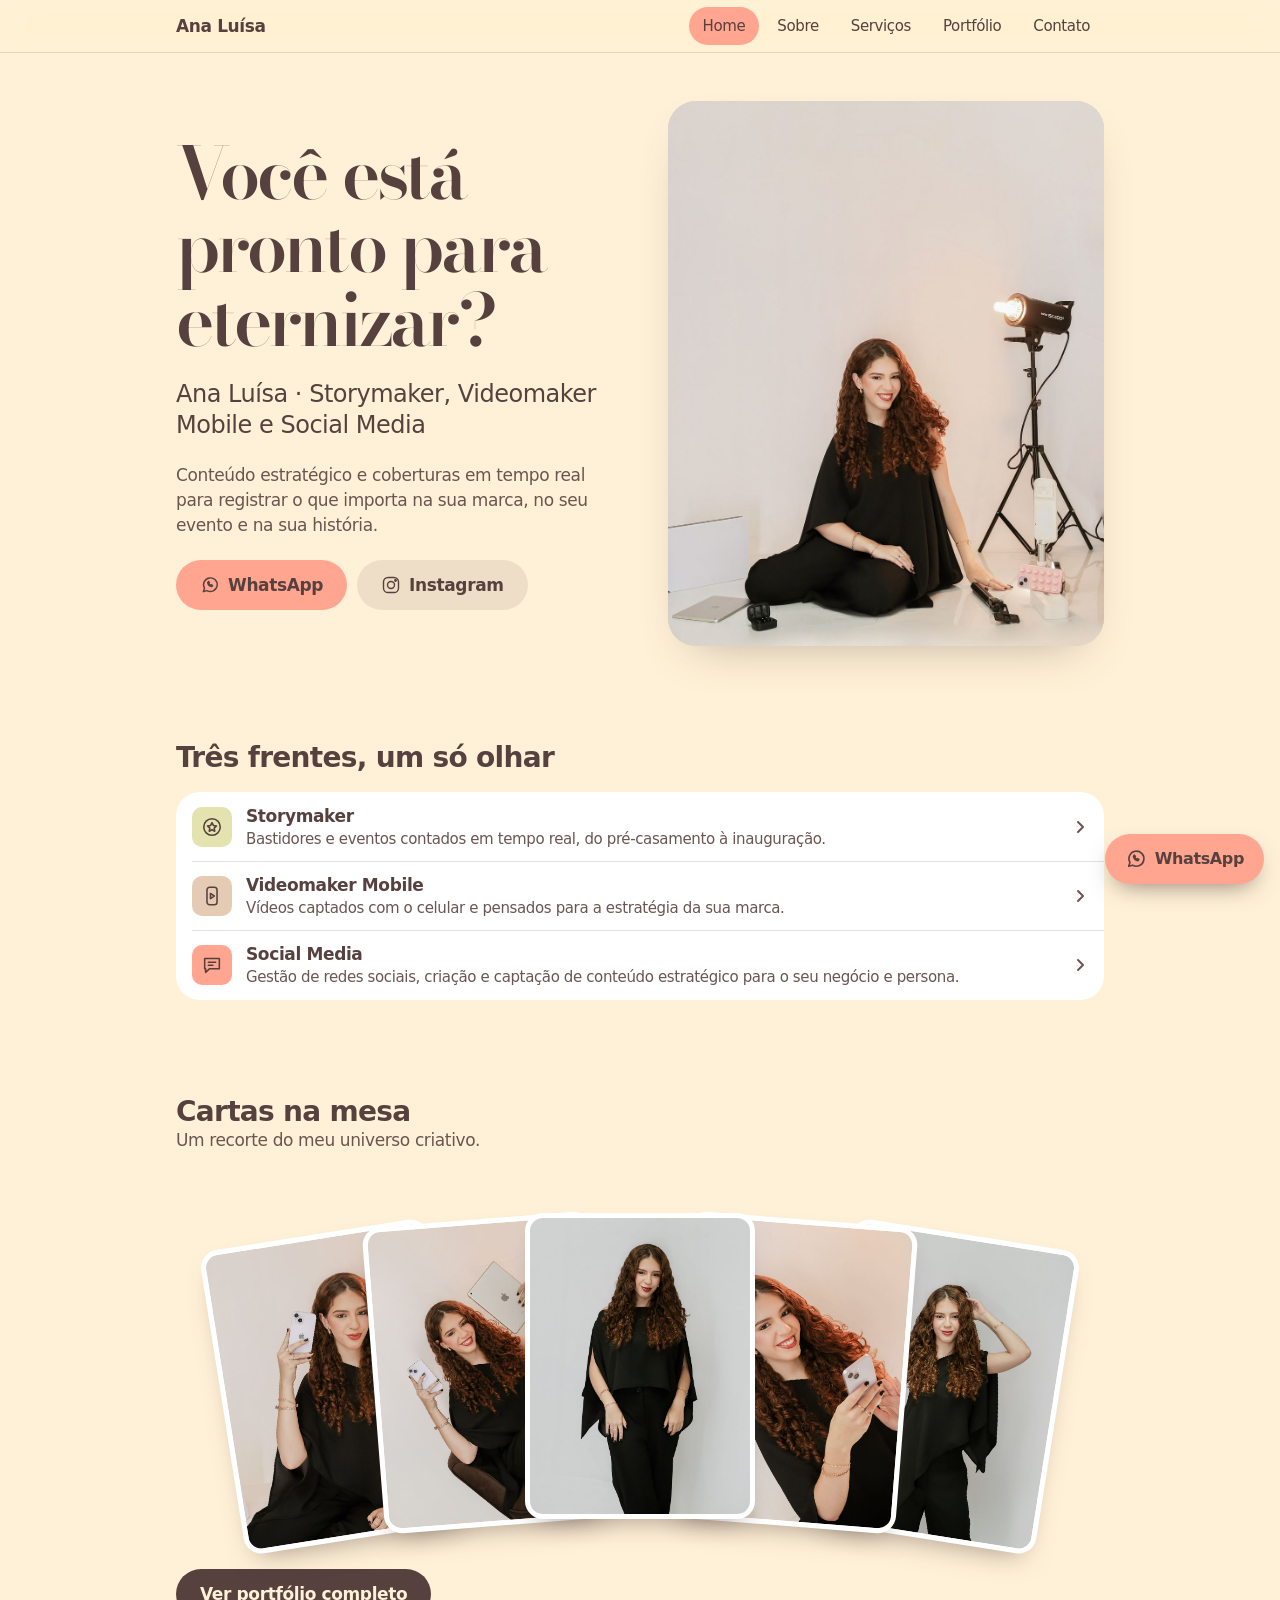
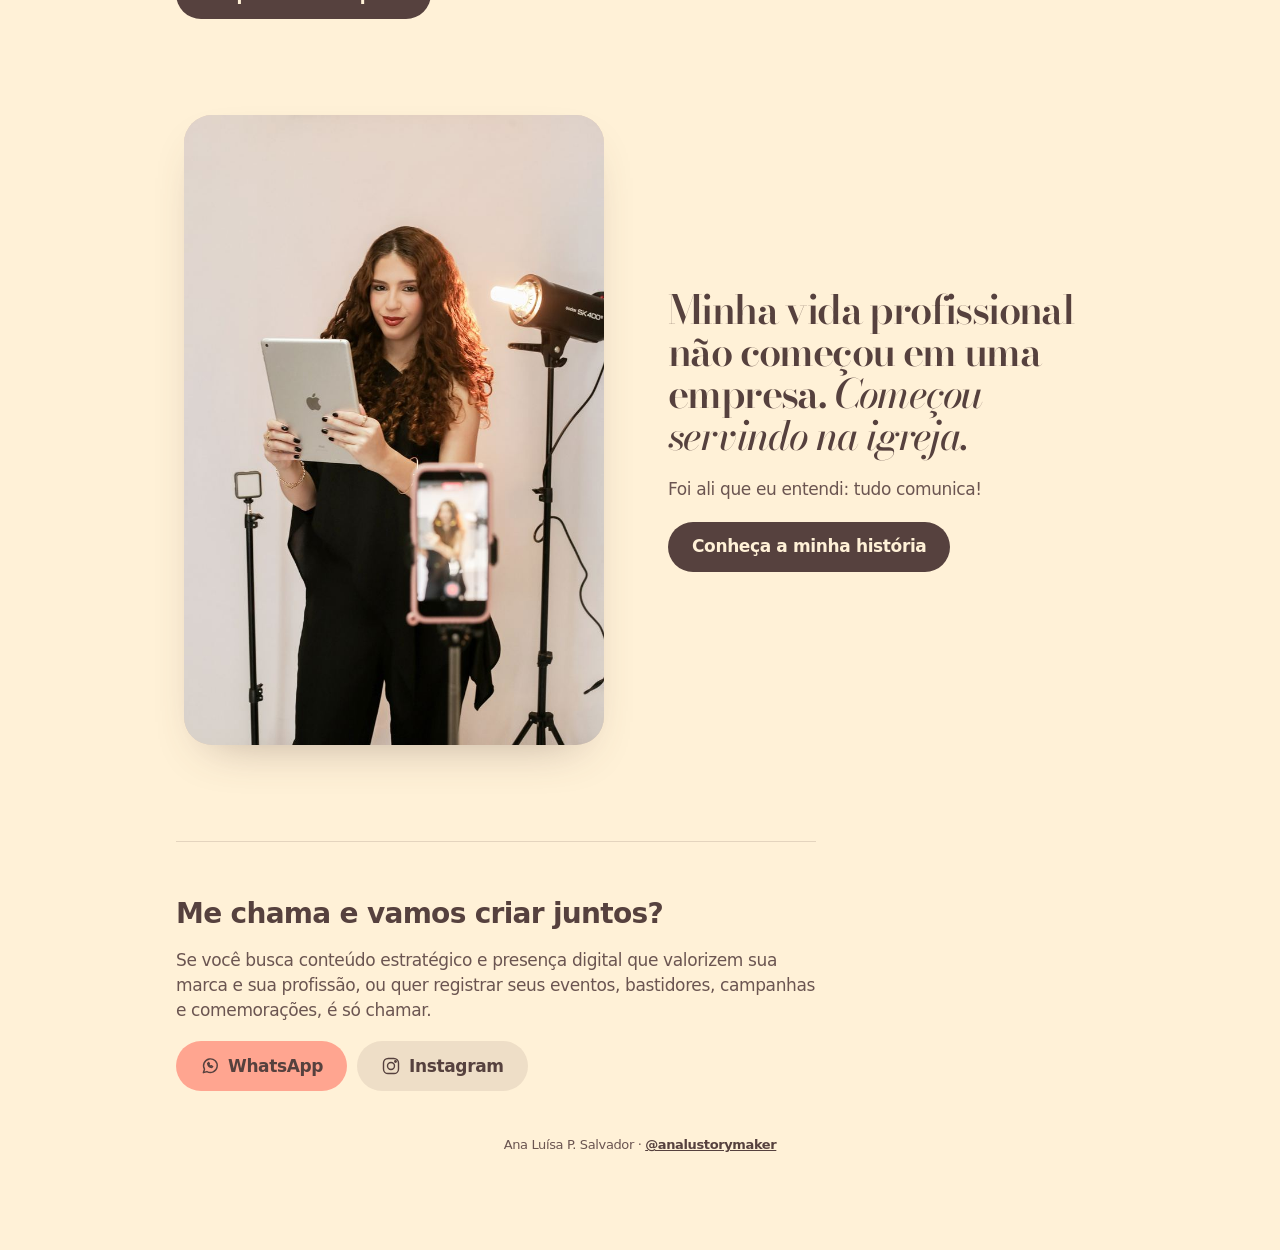
<file: index.html>
<!doctype html><html lang="pt-BR"><head><meta charset="utf-8"><meta name="viewport" content="width=device-width,initial-scale=1,viewport-fit=cover"><title>Ana Luísa Storymaker | Storymaker, Videomaker Mobile e Social Media</title><meta name="description" content="Conteúdo estratégico e coberturas em tempo real para registrar o que importa na sua marca, no seu evento e na sua história. Andirá-PR."><meta name="theme-color" content="#FFF1D7"><meta property="og:title" content="Ana Luísa Storymaker | Storymaker, Videomaker Mobile e Social Media"><meta property="og:description" content="Conteúdo estratégico e coberturas em tempo real para registrar o que importa na sua marca, no seu evento e na sua história. Andirá-PR."><meta property="og:image" content="img/hero.jpg"><meta property="og:type" content="website"><link rel="preconnect" href="https://fonts.googleapis.com"><link rel="preconnect" href="https://fonts.gstatic.com" crossorigin><link rel="stylesheet" href="https://fonts.googleapis.com/css2?family=Bodoni+Moda:ital,opsz,wght@0,6..96,500..700;1,6..96,500..700&display=swap"><link rel="stylesheet" href="css/style.css"></head><body><header class="topbar"><div class="wrap"><a class="brand" href="index.html">Ana Luísa</a><nav aria-label="Principal"><ul><li><a href="index.html" aria-current="page">Home</a></li><li><a href="sobre.html">Sobre</a></li><li><a href="servicos.html">Serviços</a></li><li><a href="portfolio.html">Portfólio</a></li><li><a href="contato.html">Contato</a></li></ul></nav></div></header><main><div class="page" data-page="inicio"><div class="wrap"><section class="hero"><div class="copy"><h1>Você está pronto para eternizar?</h1><p class="lead">Ana Luísa · Storymaker, Videomaker Mobile e Social Media</p><p class="sub">Conteúdo estratégico e coberturas em tempo real para registrar o que importa na sua marca, no seu evento e na sua história.</p><div class="btns"><a class="btn fill" href="https://wa.me/5543984990449" target="_blank" rel="noopener"><svg viewBox="0 0 24 24" fill="none" stroke="currentColor" stroke-width="1.7" stroke-linecap="round" stroke-linejoin="round" aria-hidden="true"><path d="M4 20l1.4-4.2A8.2 8.2 0 1 1 8.3 18.7L4 20z"/><path d="M9.2 8.9c.2 2.4 2.4 4.6 4.9 4.9l1.1-1.2-1.8-1-.9.7a3.6 3.6 0 0 1-1.9-1.9l.7-.9-1-1.8z"/></svg> WhatsApp</a><a class="btn tint" href="https://instagram.com/analustorymaker" target="_blank" rel="noopener"><svg viewBox="0 0 24 24" fill="none" stroke="currentColor" stroke-width="1.7" stroke-linecap="round" stroke-linejoin="round" aria-hidden="true"><rect x="3" y="3" width="18" height="18" rx="5.5"/><circle cx="12" cy="12" r="4.2"/><circle cx="17.4" cy="6.6" r=".9" fill="currentColor"/></svg> Instagram</a></div></div><div class="ph hero-ph"><img src="img/hero.jpg" width="1000" height="1500" alt="Ana Luísa sentada no chão do estúdio, de roupa preta e sorrindo, ao lado de uma luz de estúdio" decoding="async" ></div></section><section class="sec"><h2 class="title" style="margin-bottom:18px">Três frentes, um só olhar</h2><div class="group"><a class="item" href="servicos.html"><span class="tile "><svg viewBox="0 0 24 24" fill="none" stroke="currentColor" stroke-width="1.7" stroke-linecap="round" stroke-linejoin="round" aria-hidden="true"><circle cx="12" cy="12" r="9"/><path d="M12 7.2l1.5 3.1 3.4.5-2.5 2.4.6 3.4-3-1.6-3 1.6.6-3.4-2.5-2.4 3.4-.5z"/></svg></span><span class="t"><b>Storymaker</b><span>Bastidores e eventos contados em tempo real, do pré-casamento à inauguração.</span></span><svg class="chev" viewBox="0 0 16 16" fill="none" stroke="currentColor" stroke-width="2" stroke-linecap="round" stroke-linejoin="round" aria-hidden="true"><path d="M6 3l5 5-5 5"/></svg></a><a class="item" href="servicos.html"><span class="tile c2"><svg viewBox="0 0 24 24" fill="none" stroke="currentColor" stroke-width="1.7" stroke-linecap="round" stroke-linejoin="round" aria-hidden="true"><rect x="6.5" y="2.5" width="11" height="19" rx="3"/><path d="M10.3 9.2l4.2 2.8-4.2 2.8z"/></svg></span><span class="t"><b>Videomaker Mobile</b><span>Vídeos captados com o celular e pensados para a estratégia da sua marca.</span></span><svg class="chev" viewBox="0 0 16 16" fill="none" stroke="currentColor" stroke-width="2" stroke-linecap="round" stroke-linejoin="round" aria-hidden="true"><path d="M6 3l5 5-5 5"/></svg></a><a class="item" href="servicos.html"><span class="tile c3"><svg viewBox="0 0 24 24" fill="none" stroke="currentColor" stroke-width="1.7" stroke-linecap="round" stroke-linejoin="round" aria-hidden="true"><path d="M4 5h16v11H9.5L5 20v-4H4z"/><path d="M8 9h8M8 12.2h5"/></svg></span><span class="t"><b>Social Media</b><span>Gestão de redes sociais, criação e captação de conteúdo estratégico para o seu negócio e persona.</span></span><svg class="chev" viewBox="0 0 16 16" fill="none" stroke="currentColor" stroke-width="2" stroke-linecap="round" stroke-linejoin="round" aria-hidden="true"><path d="M6 3l5 5-5 5"/></svg></a></div></section><section class="sec"><h2 class="title">Cartas na mesa</h2><p class="sub">Um recorte do meu universo criativo.</p><div class="deck-stage"><div class="deck" role="group" aria-label="Fotos de Ana Luísa"><button class="card" type="button" style="--r:-9deg;--y:20px;--z:1;--o:-2;--d:0.00s" aria-label="Ana Luísa sorrindo e segurando um celular ao lado do rosto"><img src="img/portfolio-4.jpg" width="733" height="1100" alt="Ana Luísa sorrindo e segurando um celular ao lado do rosto" decoding="async" ></button><button class="card" type="button" style="--r:-4.5deg;--y:6px;--z:2;--o:-1;--d:0.09s" aria-label="Ana Luísa sentada em uma poltrona marrom, com um celular e um tablet nas mãos"><img src="img/portfolio-3.jpg" width="733" height="1100" alt="Ana Luísa sentada em uma poltrona marrom, com um celular e um tablet nas mãos" decoding="async" ></button><button class="card" type="button" style="--r:0deg;--y:0px;--z:3;--o:0;--d:0.18s" aria-label="Ana Luísa em pé, de roupa preta, sorrindo para a câmera"><img src="img/portfolio-7.jpg" width="733" height="1100" alt="Ana Luísa em pé, de roupa preta, sorrindo para a câmera" decoding="async" ></button><button class="card" type="button" style="--r:4.5deg;--y:6px;--z:2;--o:1;--d:0.27s" aria-label="Ana Luísa sorrindo enquanto olha para o celular"><img src="img/portfolio-5.jpg" width="733" height="1100" alt="Ana Luísa sorrindo enquanto olha para o celular" decoding="async" ></button><button class="card" type="button" style="--r:9deg;--y:20px;--z:1;--o:2;--d:0.36s" aria-label="Ana Luísa em pé com a mão nos cabelos, de roupa preta"><img src="img/portfolio-6.jpg" width="733" height="1100" alt="Ana Luísa em pé com a mão nos cabelos, de roupa preta" decoding="async" ></button></div></div><div style="margin-top:44px"><a class="btn dark" href="portfolio.html">Ver portfólio completo</a></div></section><section class="sec split"><div class="ph "><img src="img/portfolio-2.jpg" width="733" height="1100" alt="Ana Luísa segurando um tablet diante de um celular gravando em tripé" decoding="async" ></div><div class="txt"><p class="quote">Minha vida profissional não começou em uma empresa. <em>Começou servindo na igreja.</em></p><p class="sub">Foi ali que eu entendi: tudo comunica!</p><div><a class="btn dark" href="sobre.html">Conheça a minha história</a></div></div></section><section class="sec"><div class="end"><h2 class="title">Me chama e vamos criar juntos?</h2><p class="sub">Se você busca conteúdo estratégico e presença digital que valorizem sua marca e sua profissão, ou quer registrar seus eventos, bastidores, campanhas e comemorações, é só chamar.</p><div class="btns"><a class="btn fill" href="https://wa.me/5543984990449" target="_blank" rel="noopener"><svg viewBox="0 0 24 24" fill="none" stroke="currentColor" stroke-width="1.7" stroke-linecap="round" stroke-linejoin="round" aria-hidden="true"><path d="M4 20l1.4-4.2A8.2 8.2 0 1 1 8.3 18.7L4 20z"/><path d="M9.2 8.9c.2 2.4 2.4 4.6 4.9 4.9l1.1-1.2-1.8-1-.9.7a3.6 3.6 0 0 1-1.9-1.9l.7-.9-1-1.8z"/></svg> WhatsApp</a><a class="btn tint" href="https://instagram.com/analustorymaker" target="_blank" rel="noopener"><svg viewBox="0 0 24 24" fill="none" stroke="currentColor" stroke-width="1.7" stroke-linecap="round" stroke-linejoin="round" aria-hidden="true"><rect x="3" y="3" width="18" height="18" rx="5.5"/><circle cx="12" cy="12" r="4.2"/><circle cx="17.4" cy="6.6" r=".9" fill="currentColor"/></svg> Instagram</a></div></div></section></div></div></main><div class="wrap"><p class="foot-end">Ana Luísa P. Salvador · <a href="https://instagram.com/analustorymaker" target="_blank" rel="noopener">@analustorymaker</a></p></div><nav class="tabbar" aria-label="Principal"><ul><li><a href="index.html" aria-current="page"><svg viewBox="0 0 24 24" fill="none" stroke="currentColor" stroke-width="1.7" stroke-linecap="round" stroke-linejoin="round" aria-hidden="true"><path d="M4 11l8-7 8 7v9H4z"/></svg><span>Home</span></a></li><li><a href="sobre.html"><svg viewBox="0 0 24 24" fill="none" stroke="currentColor" stroke-width="1.7" stroke-linecap="round" stroke-linejoin="round" aria-hidden="true"><circle cx="12" cy="8" r="4"/><path d="M4 21c1-4 4-6 8-6s7 2 8 6z"/></svg><span>Sobre</span></a></li><li><a href="servicos.html"><svg viewBox="0 0 24 24" fill="none" stroke="currentColor" stroke-width="1.7" stroke-linecap="round" stroke-linejoin="round" aria-hidden="true"><rect x="4" y="4" width="7" height="7" rx="2"/><rect x="13" y="4" width="7" height="7" rx="2"/><rect x="4" y="13" width="7" height="7" rx="2"/><rect x="13" y="13" width="7" height="7" rx="2"/></svg><span>Serviços</span></a></li><li><a href="portfolio.html"><svg viewBox="0 0 24 24" fill="none" stroke="currentColor" stroke-width="1.7" stroke-linecap="round" stroke-linejoin="round" aria-hidden="true"><rect x="3" y="5" width="18" height="14" rx="3"/><circle cx="9" cy="10" r="1.6"/><path d="M4 17l5-4 4 3 3-2 4 3"/></svg><span>Portfólio</span></a></li><li><a href="contato.html"><svg viewBox="0 0 24 24" fill="none" stroke="currentColor" stroke-width="1.7" stroke-linecap="round" stroke-linejoin="round" aria-hidden="true"><path d="M4 5h16v11H9.5L5 20v-4H4z"/></svg><span>Contato</span></a></li></ul></nav><a class="wa-float" href="https://wa.me/5543984990449" target="_blank" rel="noopener" aria-label="WhatsApp"><svg viewBox="0 0 24 24" fill="none" stroke="currentColor" stroke-width="1.7" stroke-linecap="round" stroke-linejoin="round" aria-hidden="true"><path d="M4 20l1.4-4.2A8.2 8.2 0 1 1 8.3 18.7L4 20z"/><path d="M9.2 8.9c.2 2.4 2.4 4.6 4.9 4.9l1.1-1.2-1.8-1-.9.7a3.6 3.6 0 0 1-1.9-1.9l.7-.9-1-1.8z"/></svg><span>WhatsApp</span></a><script src="js/site.js"></script></body></html>
</file>
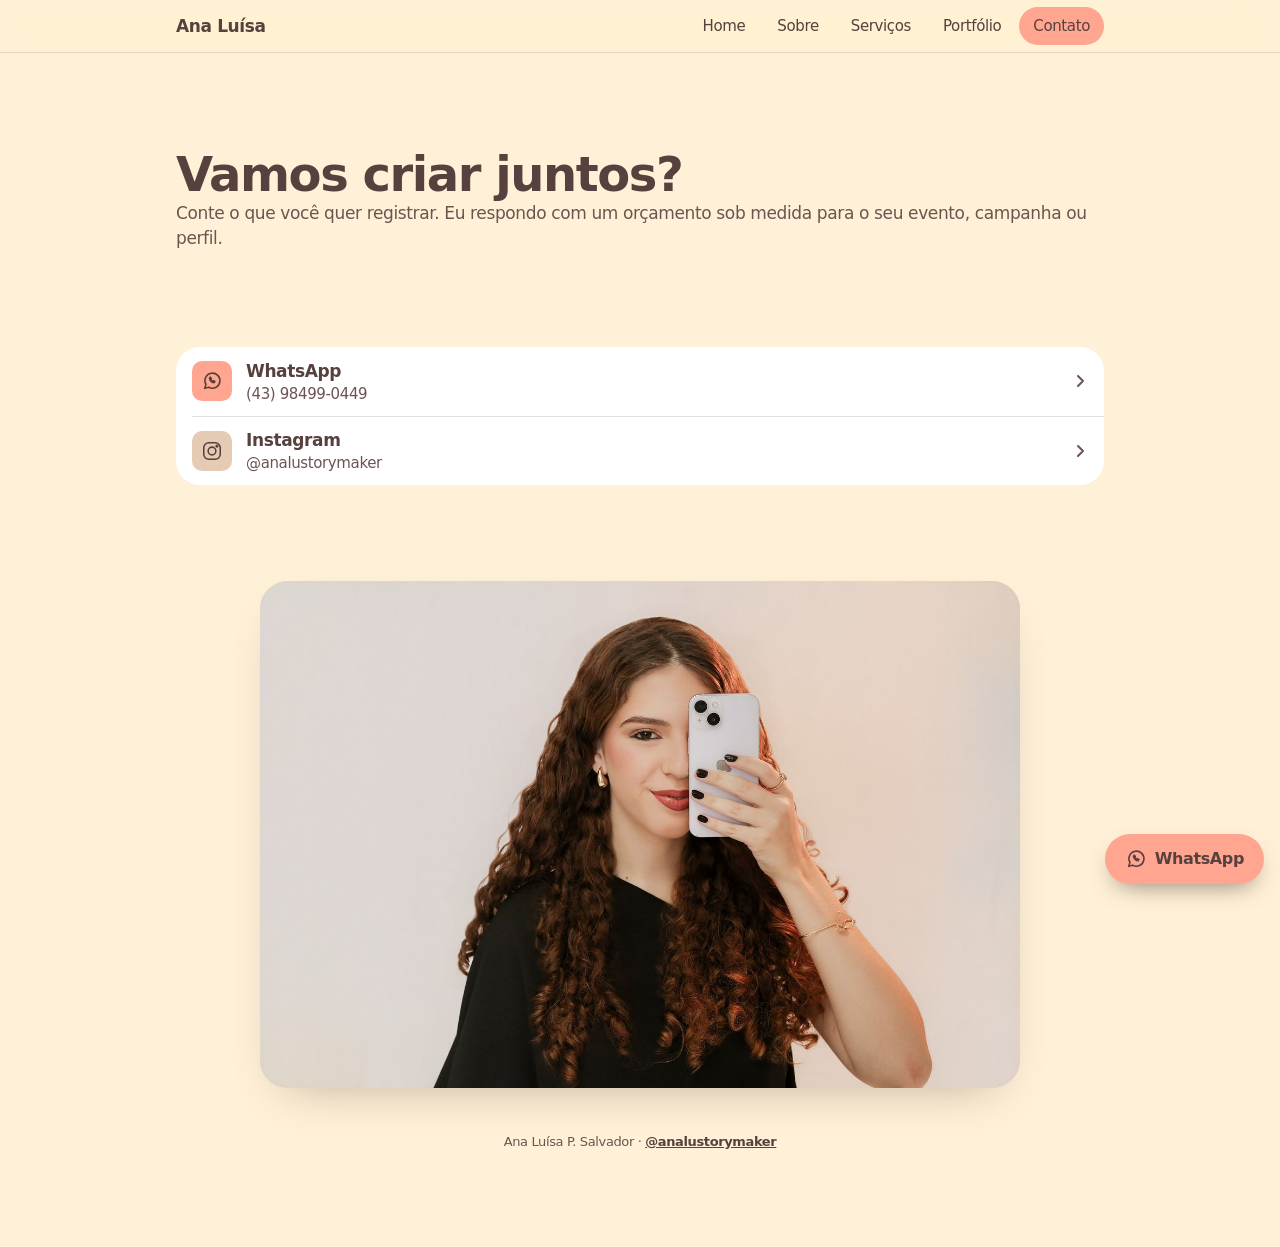
<file: contato.html>
<!doctype html><html lang="pt-BR"><head><meta charset="utf-8"><meta name="viewport" content="width=device-width,initial-scale=1,viewport-fit=cover"><title>Contato | Ana Luísa Storymaker</title><meta name="description" content="Fale com a Ana Luísa pelo WhatsApp ou pelo Instagram @analustorymaker."><meta name="theme-color" content="#FFF1D7"><meta property="og:title" content="Contato | Ana Luísa Storymaker"><meta property="og:description" content="Fale com a Ana Luísa pelo WhatsApp ou pelo Instagram @analustorymaker."><meta property="og:image" content="img/hero.jpg"><meta property="og:type" content="website"><link rel="preconnect" href="https://fonts.googleapis.com"><link rel="preconnect" href="https://fonts.gstatic.com" crossorigin><link rel="stylesheet" href="https://fonts.googleapis.com/css2?family=Bodoni+Moda:ital,opsz,wght@0,6..96,500..700;1,6..96,500..700&display=swap"><link rel="stylesheet" href="css/style.css"></head><body><header class="topbar"><div class="wrap"><a class="brand" href="index.html">Ana Luísa</a><nav aria-label="Principal"><ul><li><a href="index.html">Home</a></li><li><a href="sobre.html">Sobre</a></li><li><a href="servicos.html">Serviços</a></li><li><a href="portfolio.html">Portfólio</a></li><li><a href="contato.html" aria-current="page">Contato</a></li></ul></nav></div></header><main><div class="page" data-page="contato"><div class="wrap"><section class="sec"><h1 class="largetitle">Vamos criar juntos?</h1><p class="sub">Conte o que você quer registrar. Eu respondo com um orçamento sob medida para o seu evento, campanha ou perfil.</p></section><section class="sec"><div class="group"><a class="item" href="https://wa.me/5543984990449" target="_blank" rel="noopener"><span class="tile c3"><svg viewBox="0 0 24 24" fill="none" stroke="currentColor" stroke-width="1.7" stroke-linecap="round" stroke-linejoin="round" aria-hidden="true"><path d="M4 20l1.4-4.2A8.2 8.2 0 1 1 8.3 18.7L4 20z"/><path d="M9.2 8.9c.2 2.4 2.4 4.6 4.9 4.9l1.1-1.2-1.8-1-.9.7a3.6 3.6 0 0 1-1.9-1.9l.7-.9-1-1.8z"/></svg></span><span class="t"><b>WhatsApp</b><span>(43) 98499-0449</span></span><svg class="chev" viewBox="0 0 16 16" fill="none" stroke="currentColor" stroke-width="2" stroke-linecap="round" stroke-linejoin="round" aria-hidden="true"><path d="M6 3l5 5-5 5"/></svg></a><a class="item" href="https://instagram.com/analustorymaker" target="_blank" rel="noopener"><span class="tile c2"><svg viewBox="0 0 24 24" fill="none" stroke="currentColor" stroke-width="1.7" stroke-linecap="round" stroke-linejoin="round" aria-hidden="true"><rect x="3" y="3" width="18" height="18" rx="5.5"/><circle cx="12" cy="12" r="4.2"/><circle cx="17.4" cy="6.6" r=".9" fill="currentColor"/></svg></span><span class="t"><b>Instagram</b><span>@analustorymaker</span></span><svg class="chev" viewBox="0 0 16 16" fill="none" stroke="currentColor" stroke-width="2" stroke-linecap="round" stroke-linejoin="round" aria-hidden="true"><path d="M6 3l5 5-5 5"/></svg></a></div></section><section class="sec"><div class="ph solo wide-ph"><img src="img/contato.jpg" width="1400" height="933" alt="Ana Luísa em retrato de estúdio, com um celular cobrindo metade do rosto" decoding="async" ></div></section></div></div></main><div class="wrap"><p class="foot-end">Ana Luísa P. Salvador · <a href="https://instagram.com/analustorymaker" target="_blank" rel="noopener">@analustorymaker</a></p></div><nav class="tabbar" aria-label="Principal"><ul><li><a href="index.html"><svg viewBox="0 0 24 24" fill="none" stroke="currentColor" stroke-width="1.7" stroke-linecap="round" stroke-linejoin="round" aria-hidden="true"><path d="M4 11l8-7 8 7v9H4z"/></svg><span>Home</span></a></li><li><a href="sobre.html"><svg viewBox="0 0 24 24" fill="none" stroke="currentColor" stroke-width="1.7" stroke-linecap="round" stroke-linejoin="round" aria-hidden="true"><circle cx="12" cy="8" r="4"/><path d="M4 21c1-4 4-6 8-6s7 2 8 6z"/></svg><span>Sobre</span></a></li><li><a href="servicos.html"><svg viewBox="0 0 24 24" fill="none" stroke="currentColor" stroke-width="1.7" stroke-linecap="round" stroke-linejoin="round" aria-hidden="true"><rect x="4" y="4" width="7" height="7" rx="2"/><rect x="13" y="4" width="7" height="7" rx="2"/><rect x="4" y="13" width="7" height="7" rx="2"/><rect x="13" y="13" width="7" height="7" rx="2"/></svg><span>Serviços</span></a></li><li><a href="portfolio.html"><svg viewBox="0 0 24 24" fill="none" stroke="currentColor" stroke-width="1.7" stroke-linecap="round" stroke-linejoin="round" aria-hidden="true"><rect x="3" y="5" width="18" height="14" rx="3"/><circle cx="9" cy="10" r="1.6"/><path d="M4 17l5-4 4 3 3-2 4 3"/></svg><span>Portfólio</span></a></li><li><a href="contato.html" aria-current="page"><svg viewBox="0 0 24 24" fill="none" stroke="currentColor" stroke-width="1.7" stroke-linecap="round" stroke-linejoin="round" aria-hidden="true"><path d="M4 5h16v11H9.5L5 20v-4H4z"/></svg><span>Contato</span></a></li></ul></nav><a class="wa-float" href="https://wa.me/5543984990449" target="_blank" rel="noopener" aria-label="WhatsApp"><svg viewBox="0 0 24 24" fill="none" stroke="currentColor" stroke-width="1.7" stroke-linecap="round" stroke-linejoin="round" aria-hidden="true"><path d="M4 20l1.4-4.2A8.2 8.2 0 1 1 8.3 18.7L4 20z"/><path d="M9.2 8.9c.2 2.4 2.4 4.6 4.9 4.9l1.1-1.2-1.8-1-.9.7a3.6 3.6 0 0 1-1.9-1.9l.7-.9-1-1.8z"/></svg><span>WhatsApp</span></a><script src="js/site.js"></script></body></html>
</file>
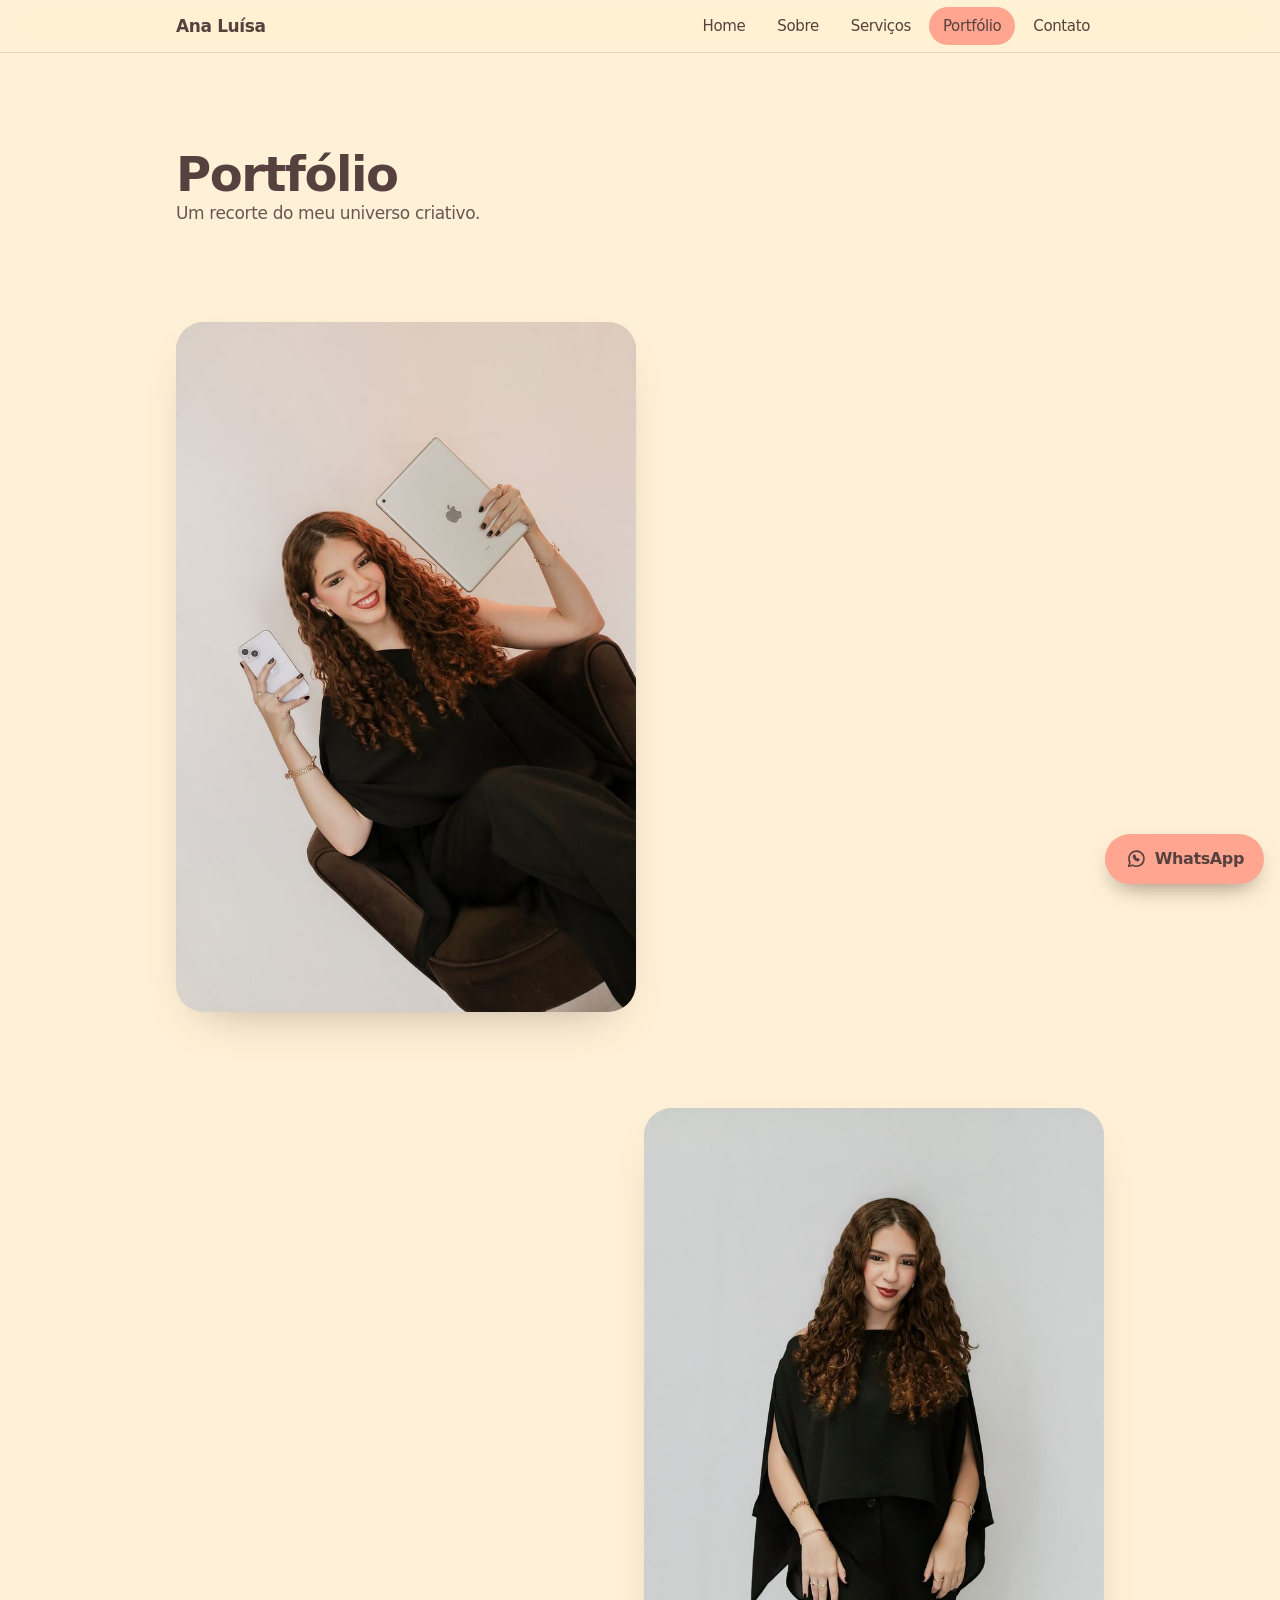
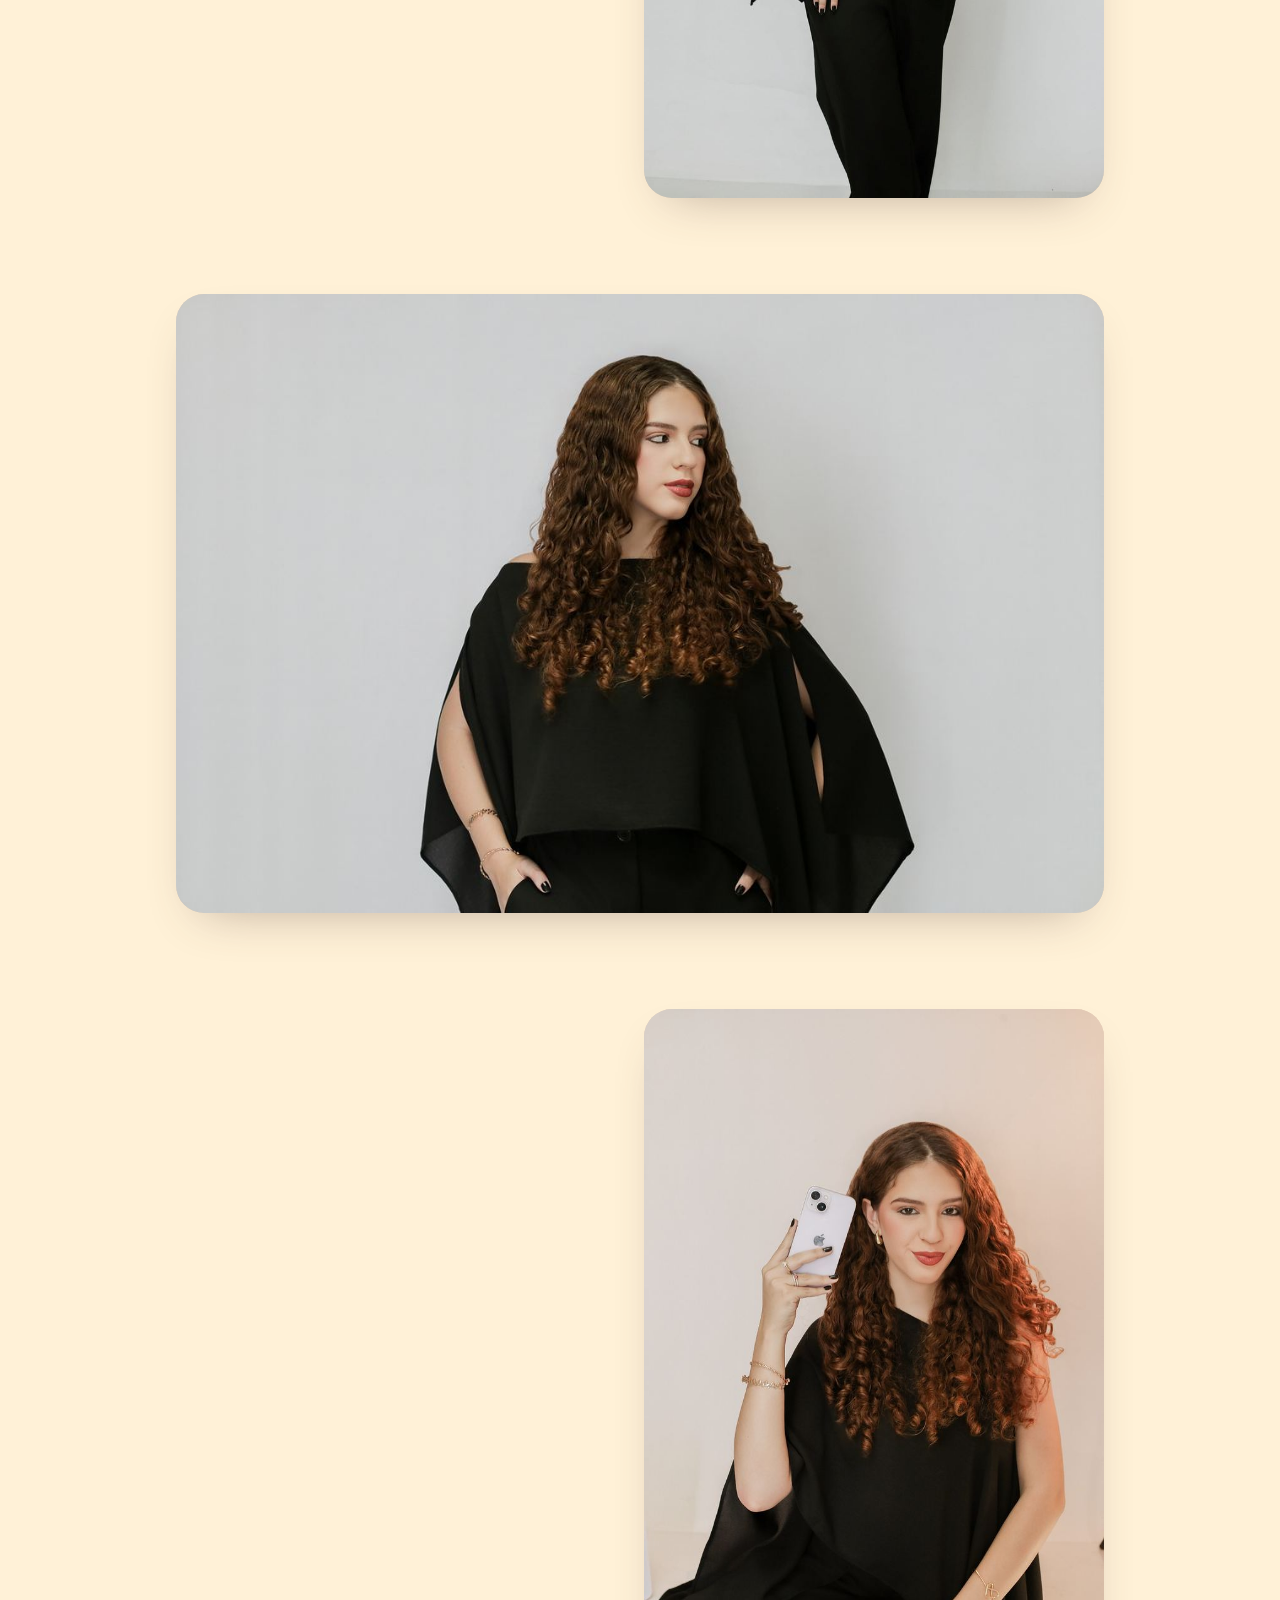
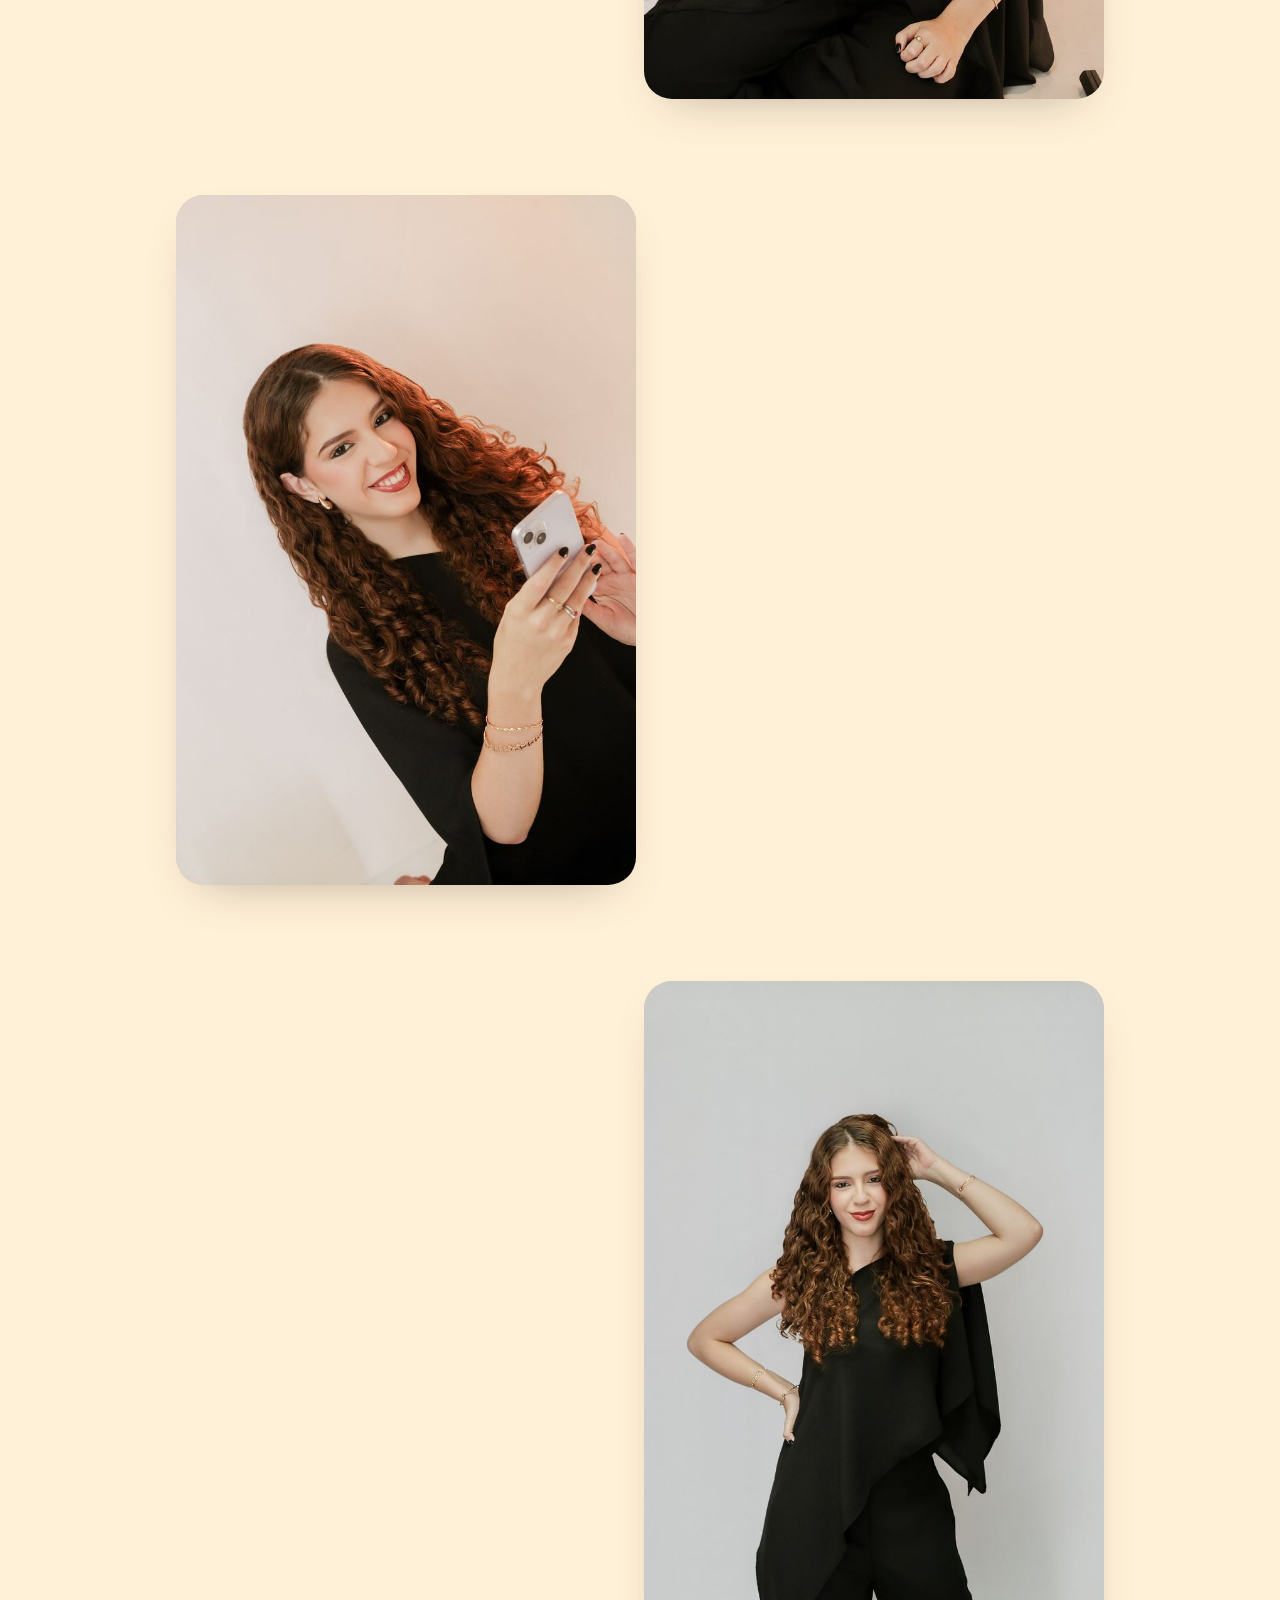
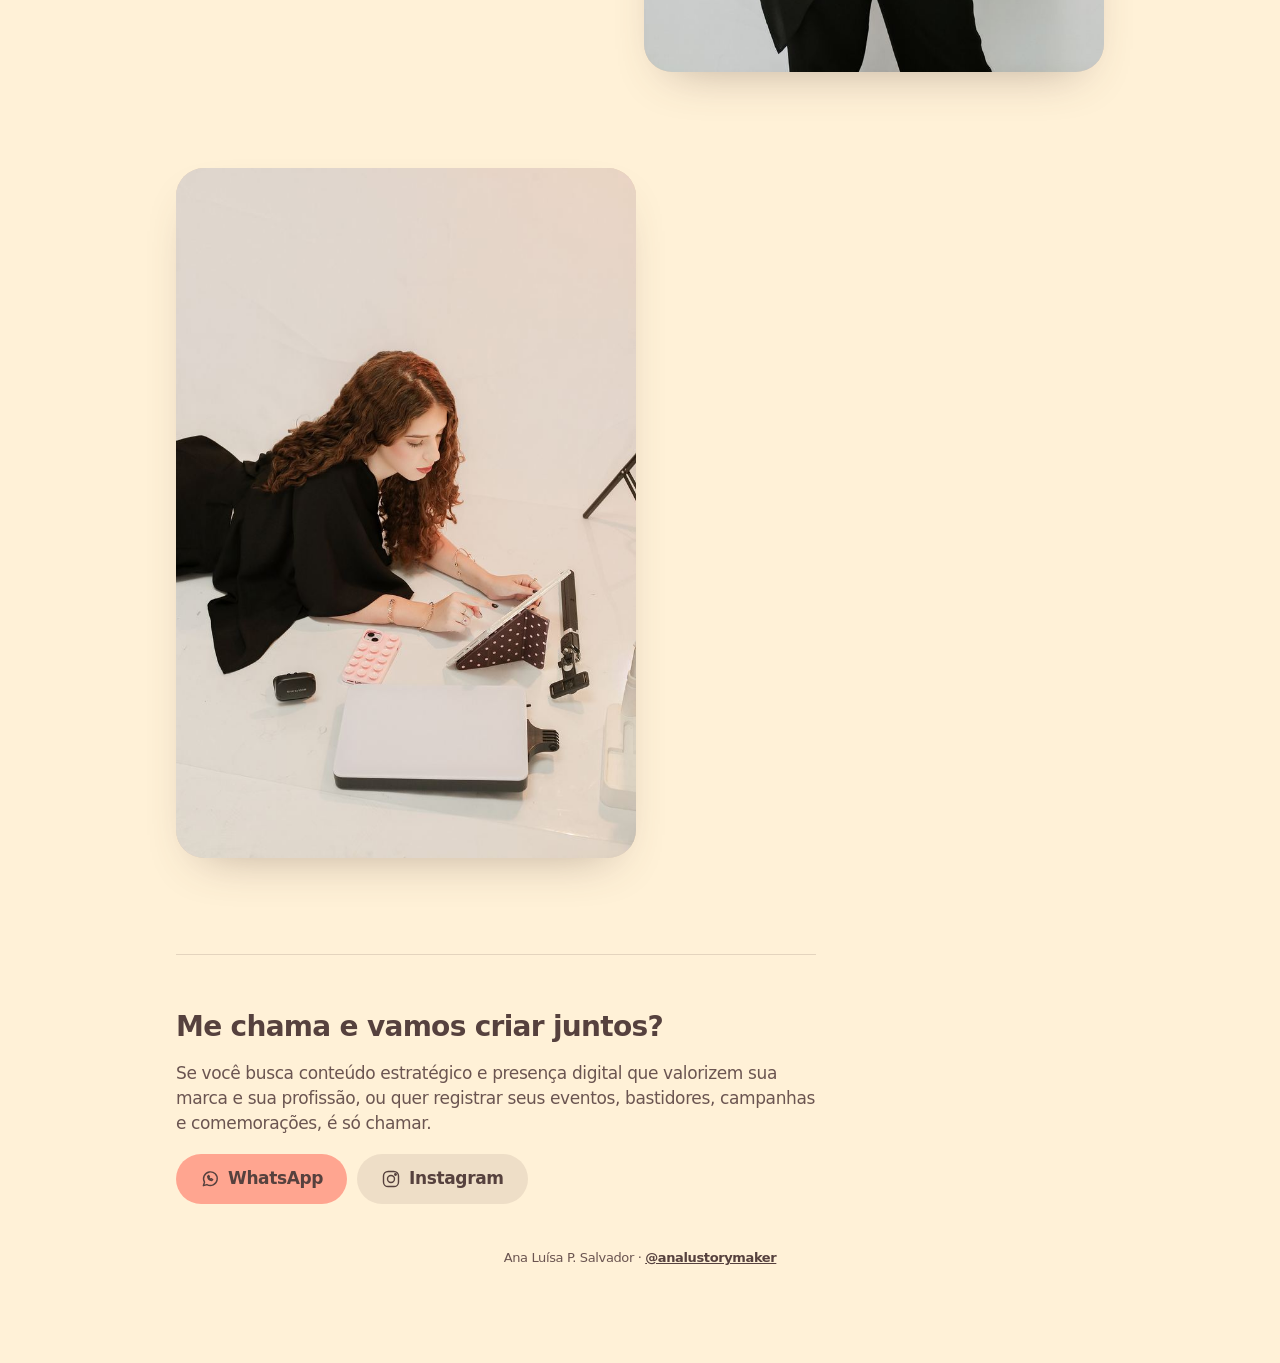
<file: portfolio.html>
<!doctype html><html lang="pt-BR"><head><meta charset="utf-8"><meta name="viewport" content="width=device-width,initial-scale=1,viewport-fit=cover"><title>Portfólio | Ana Luísa Storymaker</title><meta name="description" content="Um recorte do universo criativo da Ana Luísa Storymaker."><meta name="theme-color" content="#FFF1D7"><meta property="og:title" content="Portfólio | Ana Luísa Storymaker"><meta property="og:description" content="Um recorte do universo criativo da Ana Luísa Storymaker."><meta property="og:image" content="img/hero.jpg"><meta property="og:type" content="website"><link rel="preconnect" href="https://fonts.googleapis.com"><link rel="preconnect" href="https://fonts.gstatic.com" crossorigin><link rel="stylesheet" href="https://fonts.googleapis.com/css2?family=Bodoni+Moda:ital,opsz,wght@0,6..96,500..700;1,6..96,500..700&display=swap"><link rel="stylesheet" href="css/style.css"></head><body><header class="topbar"><div class="wrap"><a class="brand" href="index.html">Ana Luísa</a><nav aria-label="Principal"><ul><li><a href="index.html">Home</a></li><li><a href="sobre.html">Sobre</a></li><li><a href="servicos.html">Serviços</a></li><li><a href="portfolio.html" aria-current="page">Portfólio</a></li><li><a href="contato.html">Contato</a></li></ul></nav></div></header><main><div class="page" data-page="portfolio"><div class="wrap"><section class="sec"><h1 class="largetitle">Portfólio</h1><p class="sub">Um recorte do meu universo criativo.</p></section><section class="sec fig l"><button type="button" aria-label="Ampliar foto"><img src="img/portfolio-3.jpg" width="733" height="1100" alt="Ana Luísa sentada em uma poltrona marrom, com um celular e um tablet nas mãos" decoding="async" ></button></section><section class="sec fig r"><button type="button" aria-label="Ampliar foto"><img src="img/portfolio-7.jpg" width="733" height="1100" alt="Ana Luísa em pé, de roupa preta, sorrindo para a câmera" decoding="async" ></button></section><section class="sec fig wide"><button type="button" aria-label="Ampliar foto"><img src="img/portfolio-9.jpg" width="1100" height="733" alt="Ana Luísa de perfil em retrato de estúdio" decoding="async" ></button></section><section class="sec fig r"><button type="button" aria-label="Ampliar foto"><img src="img/portfolio-4.jpg" width="733" height="1100" alt="Ana Luísa sorrindo e segurando um celular ao lado do rosto" decoding="async" ></button></section><section class="sec fig l"><button type="button" aria-label="Ampliar foto"><img src="img/portfolio-5.jpg" width="733" height="1100" alt="Ana Luísa sorrindo enquanto olha para o celular" decoding="async" ></button></section><section class="sec fig r"><button type="button" aria-label="Ampliar foto"><img src="img/portfolio-6.jpg" width="733" height="1100" alt="Ana Luísa em pé com a mão nos cabelos, de roupa preta" decoding="async" ></button></section><section class="sec fig l"><button type="button" aria-label="Ampliar foto"><img src="img/portfolio-8.jpg" width="733" height="1100" alt="Ana Luísa deitada no chão do estúdio, concentrada, usando um tablet" decoding="async" ></button></section><section class="sec"><div class="end"><h2 class="title">Me chama e vamos criar juntos?</h2><p class="sub">Se você busca conteúdo estratégico e presença digital que valorizem sua marca e sua profissão, ou quer registrar seus eventos, bastidores, campanhas e comemorações, é só chamar.</p><div class="btns"><a class="btn fill" href="https://wa.me/5543984990449" target="_blank" rel="noopener"><svg viewBox="0 0 24 24" fill="none" stroke="currentColor" stroke-width="1.7" stroke-linecap="round" stroke-linejoin="round" aria-hidden="true"><path d="M4 20l1.4-4.2A8.2 8.2 0 1 1 8.3 18.7L4 20z"/><path d="M9.2 8.9c.2 2.4 2.4 4.6 4.9 4.9l1.1-1.2-1.8-1-.9.7a3.6 3.6 0 0 1-1.9-1.9l.7-.9-1-1.8z"/></svg> WhatsApp</a><a class="btn tint" href="https://instagram.com/analustorymaker" target="_blank" rel="noopener"><svg viewBox="0 0 24 24" fill="none" stroke="currentColor" stroke-width="1.7" stroke-linecap="round" stroke-linejoin="round" aria-hidden="true"><rect x="3" y="3" width="18" height="18" rx="5.5"/><circle cx="12" cy="12" r="4.2"/><circle cx="17.4" cy="6.6" r=".9" fill="currentColor"/></svg> Instagram</a></div></div></section></div></div></main><div class="wrap"><p class="foot-end">Ana Luísa P. Salvador · <a href="https://instagram.com/analustorymaker" target="_blank" rel="noopener">@analustorymaker</a></p></div><nav class="tabbar" aria-label="Principal"><ul><li><a href="index.html"><svg viewBox="0 0 24 24" fill="none" stroke="currentColor" stroke-width="1.7" stroke-linecap="round" stroke-linejoin="round" aria-hidden="true"><path d="M4 11l8-7 8 7v9H4z"/></svg><span>Home</span></a></li><li><a href="sobre.html"><svg viewBox="0 0 24 24" fill="none" stroke="currentColor" stroke-width="1.7" stroke-linecap="round" stroke-linejoin="round" aria-hidden="true"><circle cx="12" cy="8" r="4"/><path d="M4 21c1-4 4-6 8-6s7 2 8 6z"/></svg><span>Sobre</span></a></li><li><a href="servicos.html"><svg viewBox="0 0 24 24" fill="none" stroke="currentColor" stroke-width="1.7" stroke-linecap="round" stroke-linejoin="round" aria-hidden="true"><rect x="4" y="4" width="7" height="7" rx="2"/><rect x="13" y="4" width="7" height="7" rx="2"/><rect x="4" y="13" width="7" height="7" rx="2"/><rect x="13" y="13" width="7" height="7" rx="2"/></svg><span>Serviços</span></a></li><li><a href="portfolio.html" aria-current="page"><svg viewBox="0 0 24 24" fill="none" stroke="currentColor" stroke-width="1.7" stroke-linecap="round" stroke-linejoin="round" aria-hidden="true"><rect x="3" y="5" width="18" height="14" rx="3"/><circle cx="9" cy="10" r="1.6"/><path d="M4 17l5-4 4 3 3-2 4 3"/></svg><span>Portfólio</span></a></li><li><a href="contato.html"><svg viewBox="0 0 24 24" fill="none" stroke="currentColor" stroke-width="1.7" stroke-linecap="round" stroke-linejoin="round" aria-hidden="true"><path d="M4 5h16v11H9.5L5 20v-4H4z"/></svg><span>Contato</span></a></li></ul></nav><a class="wa-float" href="https://wa.me/5543984990449" target="_blank" rel="noopener" aria-label="WhatsApp"><svg viewBox="0 0 24 24" fill="none" stroke="currentColor" stroke-width="1.7" stroke-linecap="round" stroke-linejoin="round" aria-hidden="true"><path d="M4 20l1.4-4.2A8.2 8.2 0 1 1 8.3 18.7L4 20z"/><path d="M9.2 8.9c.2 2.4 2.4 4.6 4.9 4.9l1.1-1.2-1.8-1-.9.7a3.6 3.6 0 0 1-1.9-1.9l.7-.9-1-1.8z"/></svg><span>WhatsApp</span></a><script src="js/site.js"></script></body></html>
</file>
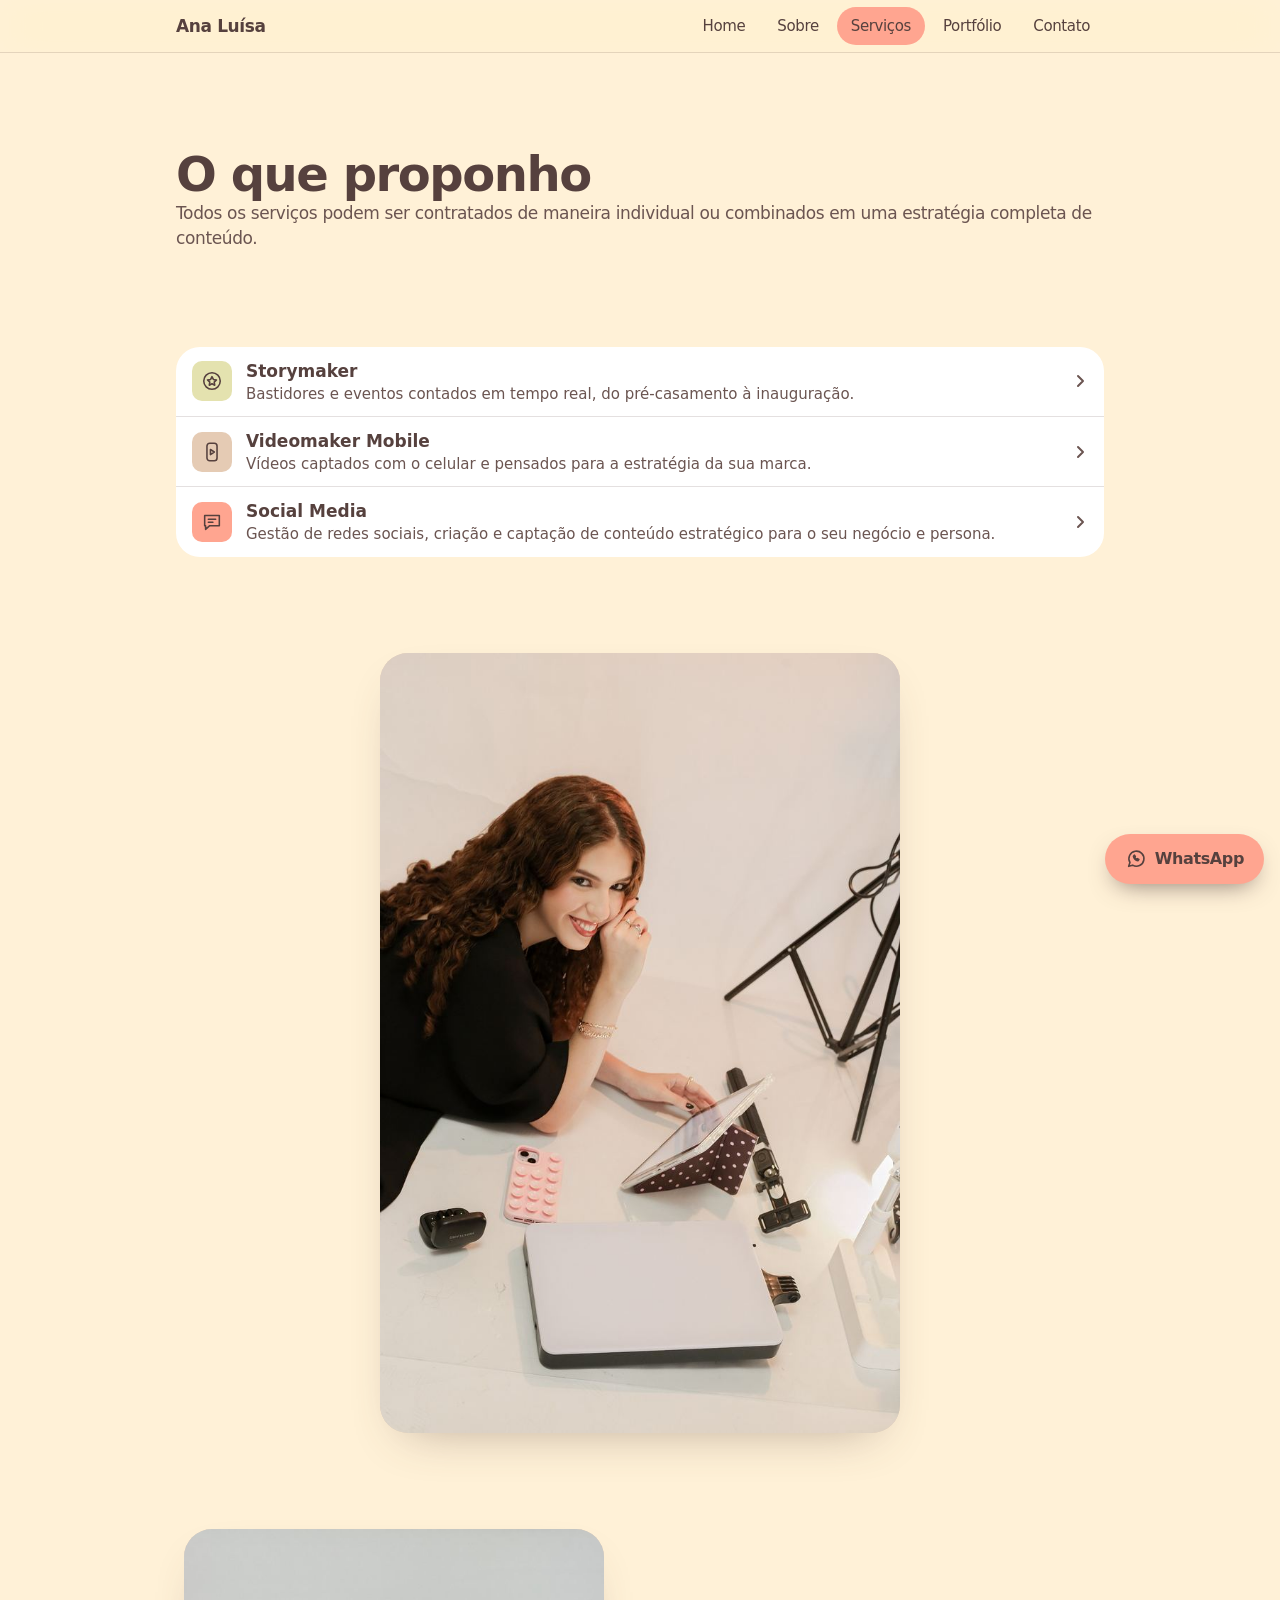
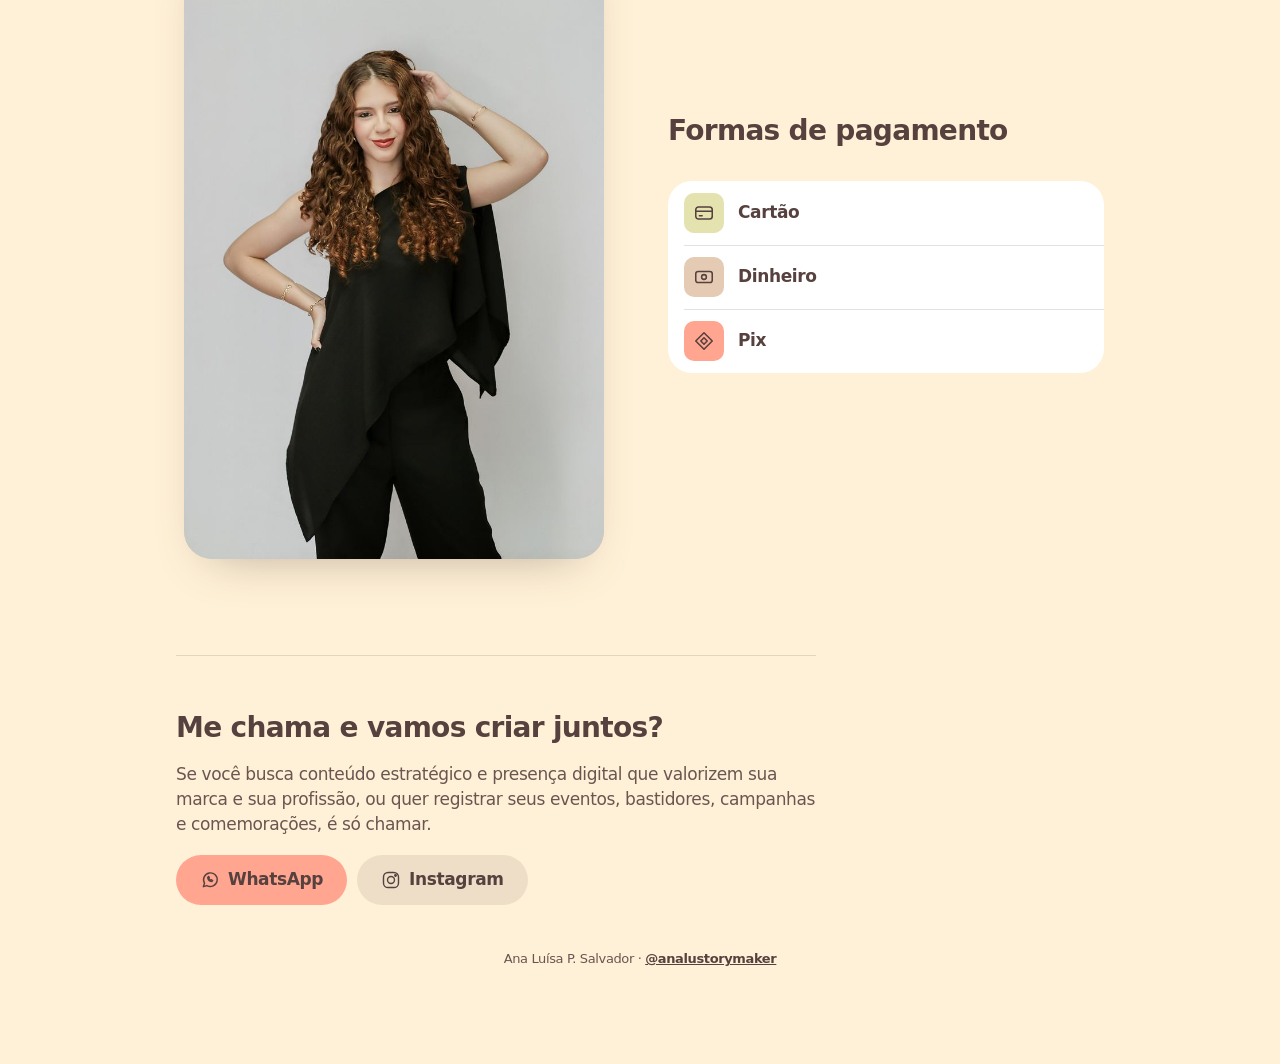
<file: servicos.html>
<!doctype html><html lang="pt-BR"><head><meta charset="utf-8"><meta name="viewport" content="width=device-width,initial-scale=1,viewport-fit=cover"><title>Serviços | Ana Luísa Storymaker</title><meta name="description" content="Storymaker, Videomaker Mobile e Social Media: serviços individuais ou combinados em uma estratégia completa de conteúdo."><meta name="theme-color" content="#FFF1D7"><meta property="og:title" content="Serviços | Ana Luísa Storymaker"><meta property="og:description" content="Storymaker, Videomaker Mobile e Social Media: serviços individuais ou combinados em uma estratégia completa de conteúdo."><meta property="og:image" content="img/hero.jpg"><meta property="og:type" content="website"><link rel="preconnect" href="https://fonts.googleapis.com"><link rel="preconnect" href="https://fonts.gstatic.com" crossorigin><link rel="stylesheet" href="https://fonts.googleapis.com/css2?family=Bodoni+Moda:ital,opsz,wght@0,6..96,500..700;1,6..96,500..700&display=swap"><link rel="stylesheet" href="css/style.css"></head><body><header class="topbar"><div class="wrap"><a class="brand" href="index.html">Ana Luísa</a><nav aria-label="Principal"><ul><li><a href="index.html">Home</a></li><li><a href="sobre.html">Sobre</a></li><li><a href="servicos.html" aria-current="page">Serviços</a></li><li><a href="portfolio.html">Portfólio</a></li><li><a href="contato.html">Contato</a></li></ul></nav></div></header><main><div class="page" data-page="servicos"><div class="wrap"><section class="sec"><h1 class="largetitle">O que proponho</h1><p class="sub">Todos os serviços podem ser contratados de maneira individual ou combinados em uma estratégia completa de conteúdo.</p></section><section class="sec"><div class="group"><div class="acc"><h3><button class="item acc-btn" type="button" aria-expanded="false" aria-controls="p1" id="b1"><span class="tile "><svg viewBox="0 0 24 24" fill="none" stroke="currentColor" stroke-width="1.7" stroke-linecap="round" stroke-linejoin="round" aria-hidden="true"><circle cx="12" cy="12" r="9"/><path d="M12 7.2l1.5 3.1 3.4.5-2.5 2.4.6 3.4-3-1.6-3 1.6.6-3.4-2.5-2.4 3.4-.5z"/></svg></span><span class="t"><b>Storymaker</b><span>Bastidores e eventos contados em tempo real, do pré-casamento à inauguração.</span></span><svg class="chev" viewBox="0 0 16 16" fill="none" stroke="currentColor" stroke-width="2" stroke-linecap="round" stroke-linejoin="round" aria-hidden="true"><path d="M6 3l5 5-5 5"/></svg></button></h3><div class="acc-panel" id="p1" role="region" aria-labelledby="b1"><div class="acc-in"><div class="acc-pad"><ul class="pills"><li>Bastidores</li><li>Eventos pré-casamento</li><li>Casamentos</li><li>Aniversários</li><li>Eventos corporativos</li><li>Inaugurações</li><li>Entre outros</li></ul></div></div></div></div><div class="acc"><h3><button class="item acc-btn" type="button" aria-expanded="false" aria-controls="p2" id="b2"><span class="tile c2"><svg viewBox="0 0 24 24" fill="none" stroke="currentColor" stroke-width="1.7" stroke-linecap="round" stroke-linejoin="round" aria-hidden="true"><rect x="6.5" y="2.5" width="11" height="19" rx="3"/><path d="M10.3 9.2l4.2 2.8-4.2 2.8z"/></svg></span><span class="t"><b>Videomaker Mobile</b><span>Vídeos captados com o celular e pensados para a estratégia da sua marca.</span></span><svg class="chev" viewBox="0 0 16 16" fill="none" stroke="currentColor" stroke-width="2" stroke-linecap="round" stroke-linejoin="round" aria-hidden="true"><path d="M6 3l5 5-5 5"/></svg></button></h3><div class="acc-panel" id="p2" role="region" aria-labelledby="b2"><div class="acc-in"><div class="acc-pad"><ul class="pills"><li>Campanhas</li><li>Lançamentos</li><li>Captação de conteúdos para marcas</li><li>Captação de conteúdos para pessoas</li><li>Captação de conteúdos para profissionais</li></ul></div></div></div></div><div class="acc"><h3><button class="item acc-btn" type="button" aria-expanded="false" aria-controls="p3" id="b3"><span class="tile c3"><svg viewBox="0 0 24 24" fill="none" stroke="currentColor" stroke-width="1.7" stroke-linecap="round" stroke-linejoin="round" aria-hidden="true"><path d="M4 5h16v11H9.5L5 20v-4H4z"/><path d="M8 9h8M8 12.2h5"/></svg></span><span class="t"><b>Social Media</b><span>Gestão de redes sociais, criação e captação de conteúdo estratégico para o seu negócio e persona.</span></span><svg class="chev" viewBox="0 0 16 16" fill="none" stroke="currentColor" stroke-width="2" stroke-linecap="round" stroke-linejoin="round" aria-hidden="true"><path d="M6 3l5 5-5 5"/></svg></button></h3><div class="acc-panel" id="p3" role="region" aria-labelledby="b3"><div class="acc-in"><div class="acc-pad"><ol class="steps"><li><span class="num">1</span><span>Mantém seu perfil ativo e profissional.</span></li><li><span class="num">2</span><span>Analisa o que está funcionando no seu perfil e o que não está.</span></li><li><span class="num">3</span><span>Cria conteúdo que atrai seu cliente ideal.</span></li><li><span class="num">4</span><span>Faz seu negócio aparecer no digital.</span></li></ol><p class="quote" style="margin-top:20px"><em>Quer ter tudo isso funcionando no seu negócio?</em></p><p class="foot" style="padding:0">Não realizo gestão de tráfego pago.</p></div></div></div></div></div></section><section class="sec"><div class="ph solo"><img src="img/portfolio-1.jpg" width="733" height="1100" alt="Ana Luísa deitada no chão do estúdio, sorrindo, editando conteúdo em um tablet" decoding="async" ></div></section><section class="sec split flip"><div class="ph "><img src="img/portfolio-6.jpg" width="733" height="1100" alt="Ana Luísa em pé com a mão nos cabelos, de roupa preta" decoding="async" ></div><div class="txt"><h2 class="title" style="margin-bottom:14px">Formas de pagamento</h2><div class="group"><div class="item"><span class="tile"><svg viewBox="0 0 24 24" fill="none" stroke="currentColor" stroke-width="1.7" stroke-linecap="round" stroke-linejoin="round" aria-hidden="true"><rect x="3" y="5.5" width="18" height="13" rx="3"/><path d="M3 10h18M7 15h3"/></svg></span><span class="t"><b>Cartão</b></span></div><div class="item"><span class="tile c2"><svg viewBox="0 0 24 24" fill="none" stroke="currentColor" stroke-width="1.7" stroke-linecap="round" stroke-linejoin="round" aria-hidden="true"><rect x="3" y="6" width="18" height="12" rx="2.5"/><circle cx="12" cy="12" r="2.6"/></svg></span><span class="t"><b>Dinheiro</b></span></div><div class="item"><span class="tile c3"><svg viewBox="0 0 24 24" fill="none" stroke="currentColor" stroke-width="1.7" stroke-linecap="round" stroke-linejoin="round" aria-hidden="true"><path d="M12 3l9 9-9 9-9-9z"/><path d="M8.5 12l3.5-3.5 3.5 3.5-3.5 3.5z"/></svg></span><span class="t"><b>Pix</b></span></div></div></div></section><section class="sec"><div class="end"><h2 class="title">Me chama e vamos criar juntos?</h2><p class="sub">Se você busca conteúdo estratégico e presença digital que valorizem sua marca e sua profissão, ou quer registrar seus eventos, bastidores, campanhas e comemorações, é só chamar.</p><div class="btns"><a class="btn fill" href="https://wa.me/5543984990449" target="_blank" rel="noopener"><svg viewBox="0 0 24 24" fill="none" stroke="currentColor" stroke-width="1.7" stroke-linecap="round" stroke-linejoin="round" aria-hidden="true"><path d="M4 20l1.4-4.2A8.2 8.2 0 1 1 8.3 18.7L4 20z"/><path d="M9.2 8.9c.2 2.4 2.4 4.6 4.9 4.9l1.1-1.2-1.8-1-.9.7a3.6 3.6 0 0 1-1.9-1.9l.7-.9-1-1.8z"/></svg> WhatsApp</a><a class="btn tint" href="https://instagram.com/analustorymaker" target="_blank" rel="noopener"><svg viewBox="0 0 24 24" fill="none" stroke="currentColor" stroke-width="1.7" stroke-linecap="round" stroke-linejoin="round" aria-hidden="true"><rect x="3" y="3" width="18" height="18" rx="5.5"/><circle cx="12" cy="12" r="4.2"/><circle cx="17.4" cy="6.6" r=".9" fill="currentColor"/></svg> Instagram</a></div></div></section></div></div></main><div class="wrap"><p class="foot-end">Ana Luísa P. Salvador · <a href="https://instagram.com/analustorymaker" target="_blank" rel="noopener">@analustorymaker</a></p></div><nav class="tabbar" aria-label="Principal"><ul><li><a href="index.html"><svg viewBox="0 0 24 24" fill="none" stroke="currentColor" stroke-width="1.7" stroke-linecap="round" stroke-linejoin="round" aria-hidden="true"><path d="M4 11l8-7 8 7v9H4z"/></svg><span>Home</span></a></li><li><a href="sobre.html"><svg viewBox="0 0 24 24" fill="none" stroke="currentColor" stroke-width="1.7" stroke-linecap="round" stroke-linejoin="round" aria-hidden="true"><circle cx="12" cy="8" r="4"/><path d="M4 21c1-4 4-6 8-6s7 2 8 6z"/></svg><span>Sobre</span></a></li><li><a href="servicos.html" aria-current="page"><svg viewBox="0 0 24 24" fill="none" stroke="currentColor" stroke-width="1.7" stroke-linecap="round" stroke-linejoin="round" aria-hidden="true"><rect x="4" y="4" width="7" height="7" rx="2"/><rect x="13" y="4" width="7" height="7" rx="2"/><rect x="4" y="13" width="7" height="7" rx="2"/><rect x="13" y="13" width="7" height="7" rx="2"/></svg><span>Serviços</span></a></li><li><a href="portfolio.html"><svg viewBox="0 0 24 24" fill="none" stroke="currentColor" stroke-width="1.7" stroke-linecap="round" stroke-linejoin="round" aria-hidden="true"><rect x="3" y="5" width="18" height="14" rx="3"/><circle cx="9" cy="10" r="1.6"/><path d="M4 17l5-4 4 3 3-2 4 3"/></svg><span>Portfólio</span></a></li><li><a href="contato.html"><svg viewBox="0 0 24 24" fill="none" stroke="currentColor" stroke-width="1.7" stroke-linecap="round" stroke-linejoin="round" aria-hidden="true"><path d="M4 5h16v11H9.5L5 20v-4H4z"/></svg><span>Contato</span></a></li></ul></nav><a class="wa-float" href="https://wa.me/5543984990449" target="_blank" rel="noopener" aria-label="WhatsApp"><svg viewBox="0 0 24 24" fill="none" stroke="currentColor" stroke-width="1.7" stroke-linecap="round" stroke-linejoin="round" aria-hidden="true"><path d="M4 20l1.4-4.2A8.2 8.2 0 1 1 8.3 18.7L4 20z"/><path d="M9.2 8.9c.2 2.4 2.4 4.6 4.9 4.9l1.1-1.2-1.8-1-.9.7a3.6 3.6 0 0 1-1.9-1.9l.7-.9-1-1.8z"/></svg><span>WhatsApp</span></a><script src="js/site.js"></script></body></html>
</file>
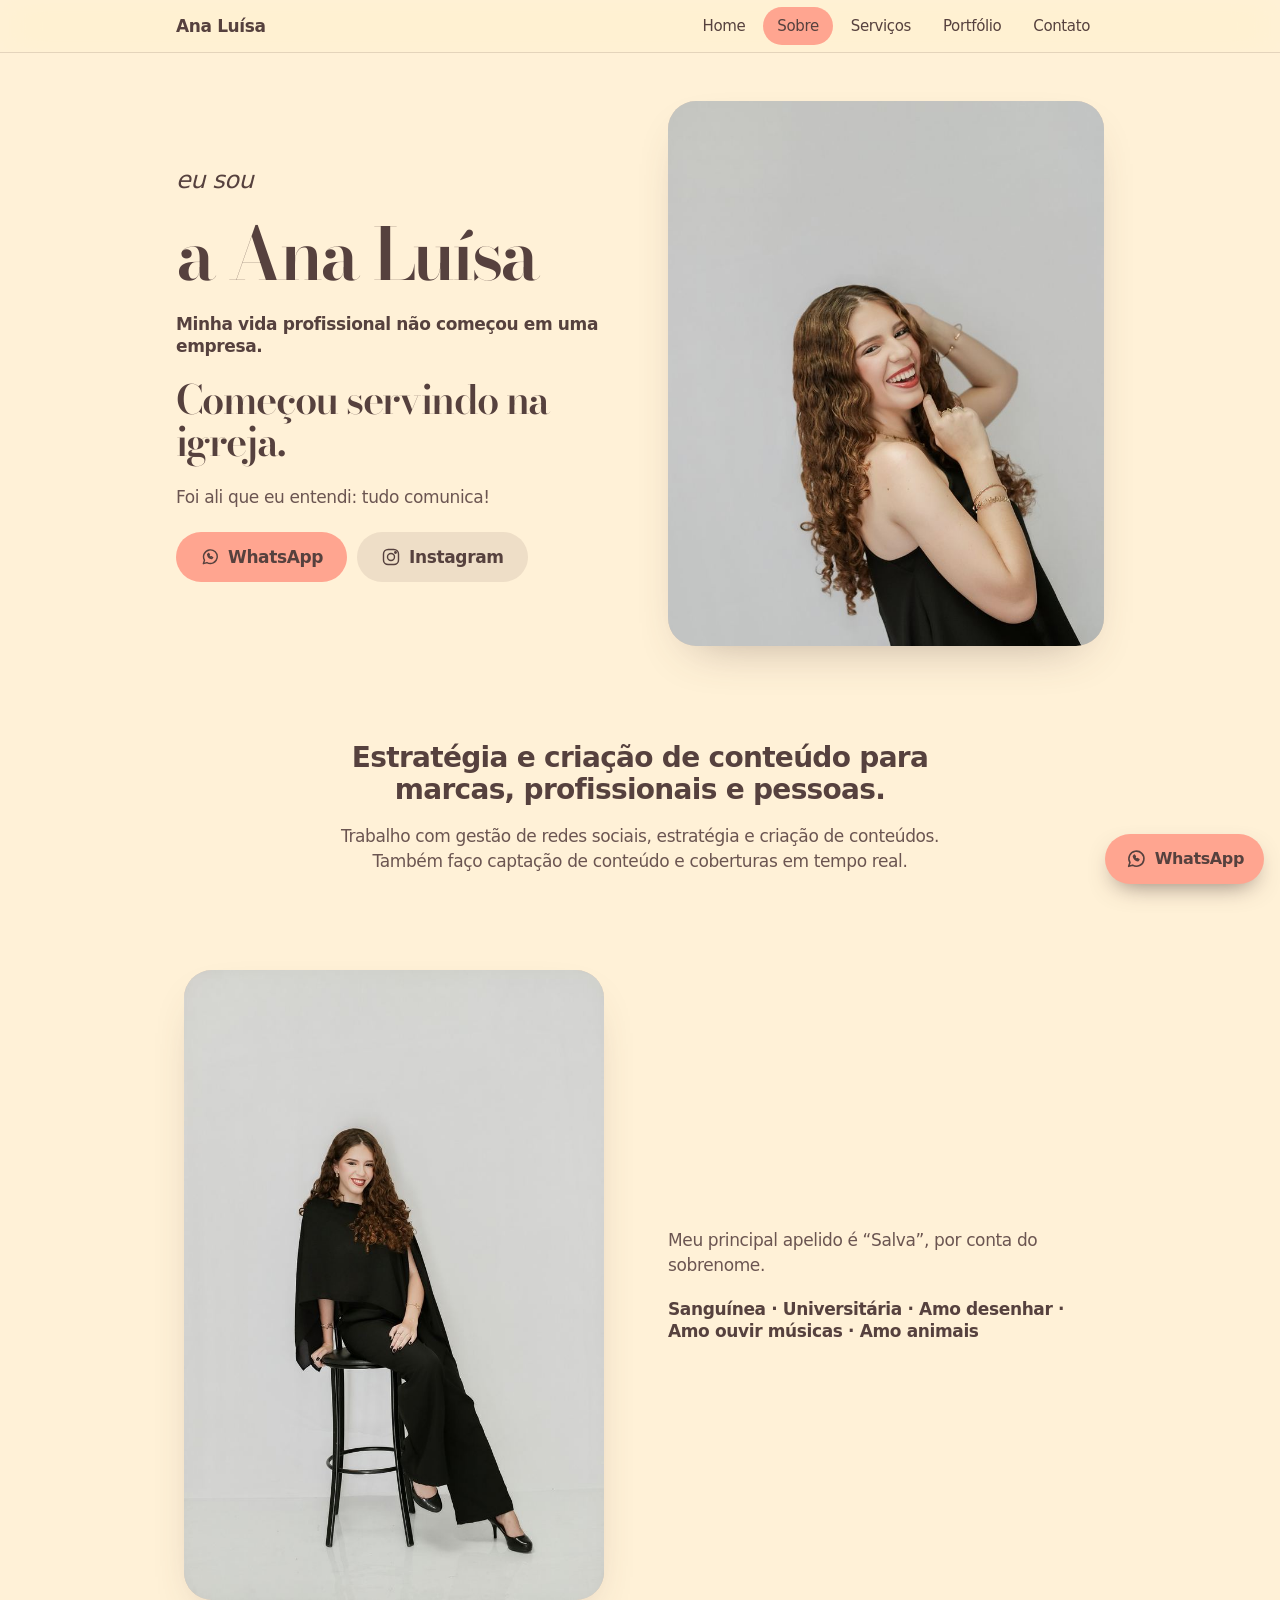
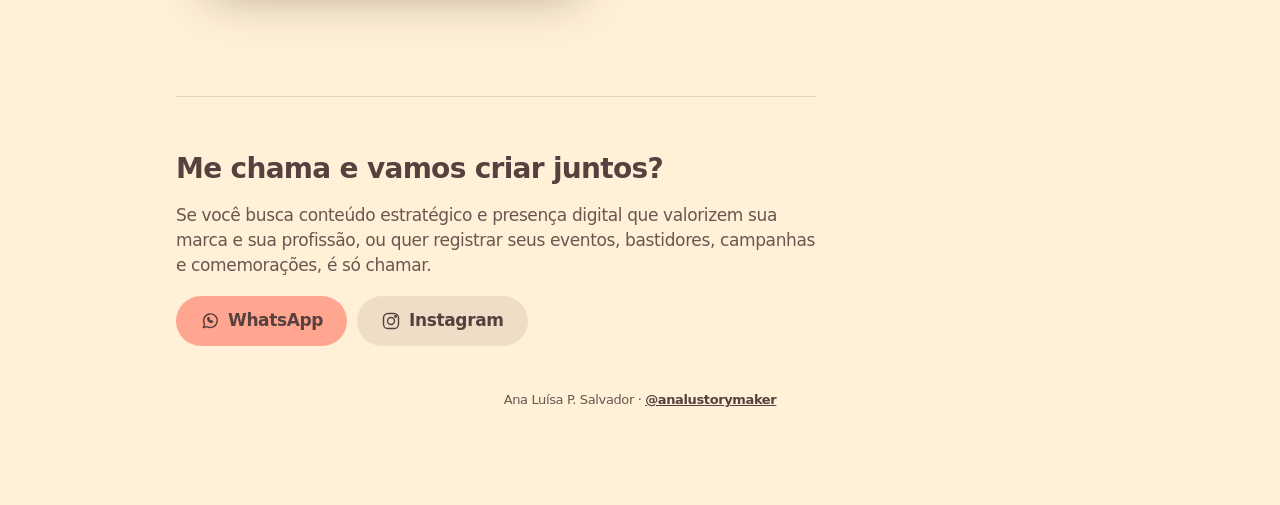
<file: sobre.html>
<!doctype html><html lang="pt-BR"><head><meta charset="utf-8"><meta name="viewport" content="width=device-width,initial-scale=1,viewport-fit=cover"><title>Sobre | Ana Luísa Storymaker</title><meta name="description" content="Conheça a Ana Luísa: Storymaker, Videomaker Mobile e Social Media. Minha vida profissional começou servindo na igreja."><meta name="theme-color" content="#FFF1D7"><meta property="og:title" content="Sobre | Ana Luísa Storymaker"><meta property="og:description" content="Conheça a Ana Luísa: Storymaker, Videomaker Mobile e Social Media. Minha vida profissional começou servindo na igreja."><meta property="og:image" content="img/hero.jpg"><meta property="og:type" content="website"><link rel="preconnect" href="https://fonts.googleapis.com"><link rel="preconnect" href="https://fonts.gstatic.com" crossorigin><link rel="stylesheet" href="https://fonts.googleapis.com/css2?family=Bodoni+Moda:ital,opsz,wght@0,6..96,500..700;1,6..96,500..700&display=swap"><link rel="stylesheet" href="css/style.css"></head><body><header class="topbar"><div class="wrap"><a class="brand" href="index.html">Ana Luísa</a><nav aria-label="Principal"><ul><li><a href="index.html">Home</a></li><li><a href="sobre.html" aria-current="page">Sobre</a></li><li><a href="servicos.html">Serviços</a></li><li><a href="portfolio.html">Portfólio</a></li><li><a href="contato.html">Contato</a></li></ul></nav></div></header><main><div class="page" data-page="sobre"><div class="wrap"><section class="hero"><div class="copy"><p class="lead" style="font-style:italic">eu sou</p><h1>a Ana Luísa</h1><p class="headline">Minha vida profissional não começou em uma empresa.</p><p class="quote">Começou servindo na igreja.</p><p class="sub">Foi ali que eu entendi: tudo comunica!</p><div class="btns"><a class="btn fill" href="https://wa.me/5543984990449" target="_blank" rel="noopener"><svg viewBox="0 0 24 24" fill="none" stroke="currentColor" stroke-width="1.7" stroke-linecap="round" stroke-linejoin="round" aria-hidden="true"><path d="M4 20l1.4-4.2A8.2 8.2 0 1 1 8.3 18.7L4 20z"/><path d="M9.2 8.9c.2 2.4 2.4 4.6 4.9 4.9l1.1-1.2-1.8-1-.9.7a3.6 3.6 0 0 1-1.9-1.9l.7-.9-1-1.8z"/></svg> WhatsApp</a><a class="btn tint" href="https://instagram.com/analustorymaker" target="_blank" rel="noopener"><svg viewBox="0 0 24 24" fill="none" stroke="currentColor" stroke-width="1.7" stroke-linecap="round" stroke-linejoin="round" aria-hidden="true"><rect x="3" y="3" width="18" height="18" rx="5.5"/><circle cx="12" cy="12" r="4.2"/><circle cx="17.4" cy="6.6" r=".9" fill="currentColor"/></svg> Instagram</a></div></div><div class="ph hero-ph"><img src="img/sobre.jpg" width="733" height="1100" alt="Ana Luísa rindo, com a mão nos cabelos, em retrato de estúdio" decoding="async" style="object-position:50% 25%"></div></section><section class="sec prose"><h2 class="title">Estratégia e criação de conteúdo para marcas, profissionais e pessoas.</h2><p class="sub">Trabalho com gestão de redes sociais, estratégia e criação de conteúdos. Também faço captação de conteúdo e coberturas em tempo real.</p></section><section class="sec split flip"><div class="ph "><img src="img/sobre-2.jpg" width="733" height="1100" alt="Ana Luísa sentada em um banco alto, de roupa preta, sorrindo" decoding="async" ></div><div class="txt"><p class="sub">Meu principal apelido é “Salva”, por conta do sobrenome.</p><p class="headline">Sanguínea · Universitária · Amo desenhar · Amo ouvir músicas · Amo animais</p></div></section><section class="sec"><div class="end"><h2 class="title">Me chama e vamos criar juntos?</h2><p class="sub">Se você busca conteúdo estratégico e presença digital que valorizem sua marca e sua profissão, ou quer registrar seus eventos, bastidores, campanhas e comemorações, é só chamar.</p><div class="btns"><a class="btn fill" href="https://wa.me/5543984990449" target="_blank" rel="noopener"><svg viewBox="0 0 24 24" fill="none" stroke="currentColor" stroke-width="1.7" stroke-linecap="round" stroke-linejoin="round" aria-hidden="true"><path d="M4 20l1.4-4.2A8.2 8.2 0 1 1 8.3 18.7L4 20z"/><path d="M9.2 8.9c.2 2.4 2.4 4.6 4.9 4.9l1.1-1.2-1.8-1-.9.7a3.6 3.6 0 0 1-1.9-1.9l.7-.9-1-1.8z"/></svg> WhatsApp</a><a class="btn tint" href="https://instagram.com/analustorymaker" target="_blank" rel="noopener"><svg viewBox="0 0 24 24" fill="none" stroke="currentColor" stroke-width="1.7" stroke-linecap="round" stroke-linejoin="round" aria-hidden="true"><rect x="3" y="3" width="18" height="18" rx="5.5"/><circle cx="12" cy="12" r="4.2"/><circle cx="17.4" cy="6.6" r=".9" fill="currentColor"/></svg> Instagram</a></div></div></section></div></div></main><div class="wrap"><p class="foot-end">Ana Luísa P. Salvador · <a href="https://instagram.com/analustorymaker" target="_blank" rel="noopener">@analustorymaker</a></p></div><nav class="tabbar" aria-label="Principal"><ul><li><a href="index.html"><svg viewBox="0 0 24 24" fill="none" stroke="currentColor" stroke-width="1.7" stroke-linecap="round" stroke-linejoin="round" aria-hidden="true"><path d="M4 11l8-7 8 7v9H4z"/></svg><span>Home</span></a></li><li><a href="sobre.html" aria-current="page"><svg viewBox="0 0 24 24" fill="none" stroke="currentColor" stroke-width="1.7" stroke-linecap="round" stroke-linejoin="round" aria-hidden="true"><circle cx="12" cy="8" r="4"/><path d="M4 21c1-4 4-6 8-6s7 2 8 6z"/></svg><span>Sobre</span></a></li><li><a href="servicos.html"><svg viewBox="0 0 24 24" fill="none" stroke="currentColor" stroke-width="1.7" stroke-linecap="round" stroke-linejoin="round" aria-hidden="true"><rect x="4" y="4" width="7" height="7" rx="2"/><rect x="13" y="4" width="7" height="7" rx="2"/><rect x="4" y="13" width="7" height="7" rx="2"/><rect x="13" y="13" width="7" height="7" rx="2"/></svg><span>Serviços</span></a></li><li><a href="portfolio.html"><svg viewBox="0 0 24 24" fill="none" stroke="currentColor" stroke-width="1.7" stroke-linecap="round" stroke-linejoin="round" aria-hidden="true"><rect x="3" y="5" width="18" height="14" rx="3"/><circle cx="9" cy="10" r="1.6"/><path d="M4 17l5-4 4 3 3-2 4 3"/></svg><span>Portfólio</span></a></li><li><a href="contato.html"><svg viewBox="0 0 24 24" fill="none" stroke="currentColor" stroke-width="1.7" stroke-linecap="round" stroke-linejoin="round" aria-hidden="true"><path d="M4 5h16v11H9.5L5 20v-4H4z"/></svg><span>Contato</span></a></li></ul></nav><a class="wa-float" href="https://wa.me/5543984990449" target="_blank" rel="noopener" aria-label="WhatsApp"><svg viewBox="0 0 24 24" fill="none" stroke="currentColor" stroke-width="1.7" stroke-linecap="round" stroke-linejoin="round" aria-hidden="true"><path d="M4 20l1.4-4.2A8.2 8.2 0 1 1 8.3 18.7L4 20z"/><path d="M9.2 8.9c.2 2.4 2.4 4.6 4.9 4.9l1.1-1.2-1.8-1-.9.7a3.6 3.6 0 0 1-1.9-1.9l.7-.9-1-1.8z"/></svg><span>WhatsApp</span></a><script src="js/site.js"></script></body></html>
</file>
<file: css/style.css>
/* Apple-style prototype: system type, grouped lists, tab bar, translucent bars only on the floating layer. Her palette is kept: cream = grouped background, white = grouped rows, coral = tint. */
:root{
  --bg:#FFF1D7;
  --card:#FFFFFF;
  --label:#56413E;
  --label2:#6b5551;
  --tint:#FFA590;
  --olive:#E4E2AF;
  --sand:#E5CBB4;
  --sep:rgba(86,65,62,.16);
  --font:-apple-system,BlinkMacSystemFont,"SF Pro Text","SF Pro Display","Helvetica Neue",system-ui,sans-serif;
  --display:"Bodoni Moda","Didot",Georgia,serif;
  --gl:max(16px,env(safe-area-inset-left,0px));
  --gr:max(16px,env(safe-area-inset-right,0px));
  --r:24px;
  color-scheme:light;
}
*,*::before,*::after{box-sizing:border-box}
html{scroll-behavior:smooth;-webkit-text-size-adjust:100%}
body{margin:0;background:var(--bg);color:var(--label);font:400 17px/1.47 var(--font);letter-spacing:-.022em;-webkit-font-smoothing:antialiased;overflow-x:clip;padding-bottom:calc(88px + env(safe-area-inset-bottom,0px))}
img{display:block;max-width:100%;height:auto}
a{color:inherit}
p,h1,h2,h3,ul{margin:0}
ul{padding:0;list-style:none}
::selection{background:var(--tint)}
:focus-visible{outline:3px solid var(--label);outline-offset:3px;border-radius:8px}
.wrap{width:100%;max-width:960px;margin-inline:auto;padding-left:var(--gl);padding-right:var(--gr)}
.sec{padding-top:96px}@media (max-width:760px){.sec{padding-top:72px}}

/* top bar (desktop) */
.topbar{position:sticky;top:env(safe-area-inset-top,0px);z-index:50;background:rgba(255,241,215,.72);-webkit-backdrop-filter:saturate(180%) blur(20px);backdrop-filter:saturate(180%) blur(20px);border-bottom:.5px solid var(--sep)}
.topbar .wrap{display:flex;align-items:center;justify-content:space-between;min-height:52px}
.brand{font:600 17px/1 var(--font);text-decoration:none}
.topbar nav ul{display:flex;gap:4px}
.topbar nav a{display:block;padding:8px 14px;border-radius:999px;text-decoration:none;font-size:15px;font-weight:500}
.topbar nav a[aria-current="page"]{background:var(--tint)}
body::before{content:"";position:fixed;inset:0 0 auto;height:env(safe-area-inset-top,0px);z-index:60;background:var(--bg)}

/* tab bar (phone) */
.tabbar{display:none;position:fixed;left:0;right:0;bottom:0;z-index:80;padding:6px var(--gr) calc(6px + env(safe-area-inset-bottom,0px)) var(--gl);background:rgba(255,241,215,.78);-webkit-backdrop-filter:saturate(180%) blur(20px);backdrop-filter:saturate(180%) blur(20px);border-top:.5px solid var(--sep)}
.tabbar ul{display:flex;justify-content:space-around;max-width:560px;margin-inline:auto}
.tabbar a{display:flex;flex-direction:column;align-items:center;gap:2px;min-width:56px;min-height:44px;padding:4px 6px;text-decoration:none;font-size:11px;font-weight:500;color:var(--label2)}
.tabbar svg{width:26px;height:26px}
.tabbar a[aria-current="page"]{color:var(--label);font-weight:700}
.tabbar a[aria-current="page"] svg{fill:var(--tint);stroke:var(--label)}
@media (max-width:760px){.tabbar{display:block}.topbar nav{display:none}}

/* type */
.largetitle{font:700 clamp(34px,6vw,48px)/1.08 var(--font);letter-spacing:-.03em}
.title{font:700 28px/1.14 var(--font);letter-spacing:-.025em}
.headline{font:600 17px/1.3 var(--font)}
.sub{color:var(--label2);font-size:17px}
.foot{font-size:13px;color:var(--label2);padding:8px 16px 0}
.display{font-family:var(--display);font-weight:600;letter-spacing:-.04em;line-height:.98}
.display em{font-weight:500}

/* hero */
.hero{display:grid;grid-template-columns:1fr 1fr;gap:28px;align-items:center;padding-top:28px}
.hero h1{font:600 clamp(40px,7.4vw,68px)/.98 var(--display);letter-spacing:-.04em}
.hero .copy{display:flex;flex-direction:column;gap:20px}
.photo{border-radius:32px;overflow:hidden;background:var(--sand);aspect-ratio:4/5;box-shadow:0 20px 50px -24px rgba(86,65,62,.5)}
.photo img{width:100%;height:100%;object-fit:cover;object-position:50% 80%}
@media (max-width:760px){.hero{grid-template-columns:1fr}.photo{order:-1;aspect-ratio:1/1}}

/* buttons: 50pt, capsule, filled and tinted */
.btns{display:flex;flex-wrap:wrap;gap:10px}
.btn{display:inline-flex;align-items:center;justify-content:center;gap:8px;min-height:50px;padding:0 24px;border:0;border-radius:999px;font:600 17px/1 var(--font);letter-spacing:-.022em;text-decoration:none;cursor:pointer;transition:transform .2s ease,opacity .2s}
.btn svg{width:20px;height:20px}
.btn:active{transform:scale(.97);opacity:.85}
.btn.fill{background:var(--tint);color:var(--label)}
.btn.tint{background:rgba(86,65,62,.10);color:var(--label)}
.btn.dark{background:var(--label);color:var(--bg)}

/* grouped list: inset rounded rows, icon tiles, chevrons */
.group{background:var(--card);border-radius:var(--r);overflow:hidden}
.item{display:flex;align-items:center;gap:14px;min-height:60px;padding:12px 16px;text-decoration:none;position:relative}
.item+.item::before{content:"";position:absolute;left:16px;right:0;top:0;height:.5px;background:var(--sep)}
a.item:active{background:rgba(86,65,62,.06)}
.tile{flex:none;display:grid;place-items:center;width:40px;height:40px;border-radius:10px;background:var(--olive)}
.tile.c2{background:var(--sand)}.tile.c3{background:var(--tint)}
.tile svg{width:22px;height:22px}
.item .t{flex:1;min-width:0}
.item .t b{display:block;font-weight:600}
.item .t span{display:block;font-size:15px;color:var(--label2);line-height:1.35}
.chev{width:16px;height:16px;flex:none;color:var(--label2)}
.num{flex:none;display:grid;place-items:center;width:32px;height:32px;border-radius:50%;background:var(--label);color:var(--bg);font:600 16px/1 var(--font)}
.row-val{margin-left:auto;font-weight:600;text-align:right;font-variant-numeric:tabular-nums}

/* cards */
.card2{background:var(--card);border-radius:var(--r);padding:24px;display:flex;flex-direction:column;gap:14px}
.card2.ink{background:var(--label);color:var(--bg)}
.card2.coral{background:var(--tint)}
.card2.olive{background:var(--olive)}
.two{display:grid;grid-template-columns:1fr 1fr;gap:16px}
@media (max-width:760px){.two{grid-template-columns:1fr}}
.quote{font:600 clamp(28px,5vw,40px)/1.05 var(--display);letter-spacing:-.04em}
.quote em{font-weight:500}

/* deck */
.deck-stage{overflow-x:clip;padding-block:30px 6px}
.deck{--w:clamp(92px,24vw,230px);display:flex;justify-content:center;align-items:flex-end;padding-top:30px}
.card{position:relative;flex:none;width:var(--w);aspect-ratio:3/4;margin:0 0 0 calc(var(--w)*-.34);padding:5px;border:0;border-radius:18px;background:#fff;cursor:pointer;box-shadow:0 14px 28px -14px rgba(86,65,62,.55);z-index:var(--z,1);transform:translateY(var(--y,0px)) rotate(var(--r,0deg));transition:transform .8s cubic-bezier(.16,1,.3,1) var(--d,0s)}
.card:first-child{margin-left:0}
.card img{width:100%;height:100%;object-fit:cover;border-radius:13px;pointer-events:none}
.js .deck:not(.dealt) .card{transform:translateX(calc(var(--o,0)*var(--w)*-.66)) rotate(0)}
.card:hover,.card:focus-visible,.card.is-up{z-index:30;transform:translateY(calc(var(--y,0px) - 24px)) scale(1.07);transition-delay:0s;transition-duration:.4s}
.deck.big{--w:clamp(92px,24vw,290px)}
.gallery{column-count:3;column-gap:12px}
.gallery button{display:block;width:100%;margin:0 0 12px;padding:0;border:0;border-radius:18px;overflow:hidden;cursor:zoom-in;break-inside:avoid;background:var(--sand)}
.gallery img{width:100%;height:auto}
@media (max-width:760px){.gallery{column-count:2}}

/* floating whatsapp (sits above the tab bar) */
.wa-float{position:fixed;right:calc(16px + env(safe-area-inset-right,0px));bottom:calc(16px + env(safe-area-inset-bottom,0px));z-index:70;display:inline-flex;align-items:center;gap:8px;min-height:50px;padding:0 20px;border-radius:999px;background:var(--tint);color:var(--label);font:600 16px/1 var(--font);text-decoration:none;box-shadow:0 10px 24px -10px rgba(86,65,62,.7)}
.wa-float svg{width:22px;height:22px}
@media (max-width:760px){.wa-float{bottom:calc(76px + env(safe-area-inset-bottom,0px));width:52px;padding:0;justify-content:center}.wa-float span{display:none}}

.lb{position:fixed;inset:0;z-index:100;display:none;align-items:center;justify-content:center;padding:20px;background:rgba(40,28,26,.88)}
.lb.open{display:flex}
.lb img{max-width:100%;max-height:100%;width:auto;height:auto;border-radius:20px}
.lb button{position:absolute;top:max(16px,env(safe-area-inset-top,0px));right:16px;width:44px;height:44px;border:0;border-radius:50%;background:rgba(255,255,255,.9);color:var(--label);font:600 22px/1 var(--font);cursor:pointer}
.foot-end{padding:44px 0 8px;text-align:center;font-size:13px;color:var(--label2)}
.foot-end a{font-weight:600;color:var(--label)}
@media (prefers-reduced-motion:reduce){*,*::before,*::after{animation:none!important;transition:none!important}.js .deck:not(.dealt) .card{transform:translateY(var(--y,0px)) rotate(var(--r,0deg))}}
.card2.coral .btn.fill{background:var(--label);color:var(--bg)}
.card2.ink .btn.fill{background:var(--tint)}

/* accordion */
.acc+.acc{border-top:.5px solid var(--sep)}
.acc h3{font:inherit}
.acc-btn{width:100%;border:0;background:none;color:inherit;font:inherit;text-align:left;cursor:pointer;min-height:64px}
.acc-btn:active{background:rgba(86,65,62,.06)}
.acc-btn+*{}
.acc .chev{transition:transform .35s cubic-bezier(.16,1,.3,1)}
.acc.open .chev{transform:rotate(90deg)}
.acc-panel{display:grid;grid-template-rows:0fr;visibility:hidden;transition:grid-template-rows .4s cubic-bezier(.16,1,.3,1),visibility 0s .4s}
.acc.open .acc-panel{grid-template-rows:1fr;visibility:visible;transition:grid-template-rows .4s cubic-bezier(.16,1,.3,1),visibility 0s}
.acc-in{overflow:hidden;min-height:0}
.acc-pad{padding:4px 16px 20px 70px}
@media (max-width:760px){.acc-pad{padding-left:16px}}
.pills{display:flex;flex-wrap:wrap;gap:8px}
.pills li{padding:8px 14px;border-radius:999px;background:var(--bg);font-size:15px;font-weight:500}
.steps{display:grid;gap:12px}
.steps li{display:flex;gap:12px;align-items:flex-start}
.steps .num{width:28px;height:28px;font-size:14px}

/* v3: single photos, plain closing, page fade */
.page{animation:pg .5s ease both}
@keyframes pg{from{opacity:0;transform:translateY(8px)}to{opacity:1;transform:none}}
.hero{padding-top:48px;gap:56px}
.hero h1{font:600 clamp(40px,7.4vw,72px)/1.02 var(--display);letter-spacing:-.04em}
.lead{font:500 clamp(19px,2.4vw,24px)/1.3 var(--font);letter-spacing:-.02em}
.hero .copy{gap:22px}
.ph{border-radius:28px;overflow:hidden;background:var(--sand);box-shadow:0 20px 50px -26px rgba(86,65,62,.45)}
.ph img{width:100%;height:auto}
.hero-ph{aspect-ratio:4/5}.hero-ph img{height:100%;object-fit:cover;object-position:50% 40%}
@media (max-width:760px){.hero-ph{order:-1;aspect-ratio:4/5;max-height:70vh}.hero{gap:32px;padding-top:20px}}
.split{display:grid;grid-template-columns:1fr 1fr;gap:56px;align-items:center}
.split.flip .ph{order:-1}
.split .txt{display:flex;flex-direction:column;gap:20px}
.split .ph{max-width:420px;width:100%;justify-self:center}
@media (max-width:760px){.split{grid-template-columns:1fr;gap:28px}.split.flip .ph{order:0}.split .ph{max-width:360px}}
.prose{max-width:640px;margin-inline:auto;text-align:center;display:flex;flex-direction:column;gap:18px}
.solo{max-width:520px;margin-inline:auto}.solo.wide-ph{max-width:760px}
.end{border-top:.5px solid var(--sep);padding-top:56px;max-width:640px;display:flex;flex-direction:column;gap:18px}
.fig button{display:block;width:min(100%,460px);padding:0;border:0;border-radius:28px;overflow:hidden;cursor:zoom-in;background:var(--sand);box-shadow:0 20px 50px -26px rgba(86,65,62,.45)}
.fig img{width:100%;height:auto}
.fig.l button{margin-right:auto}.fig.r button{margin-left:auto}
.fig.wide button{width:100%;margin-inline:auto}
@media (max-width:760px){.fig button{width:100%}}
</file>
